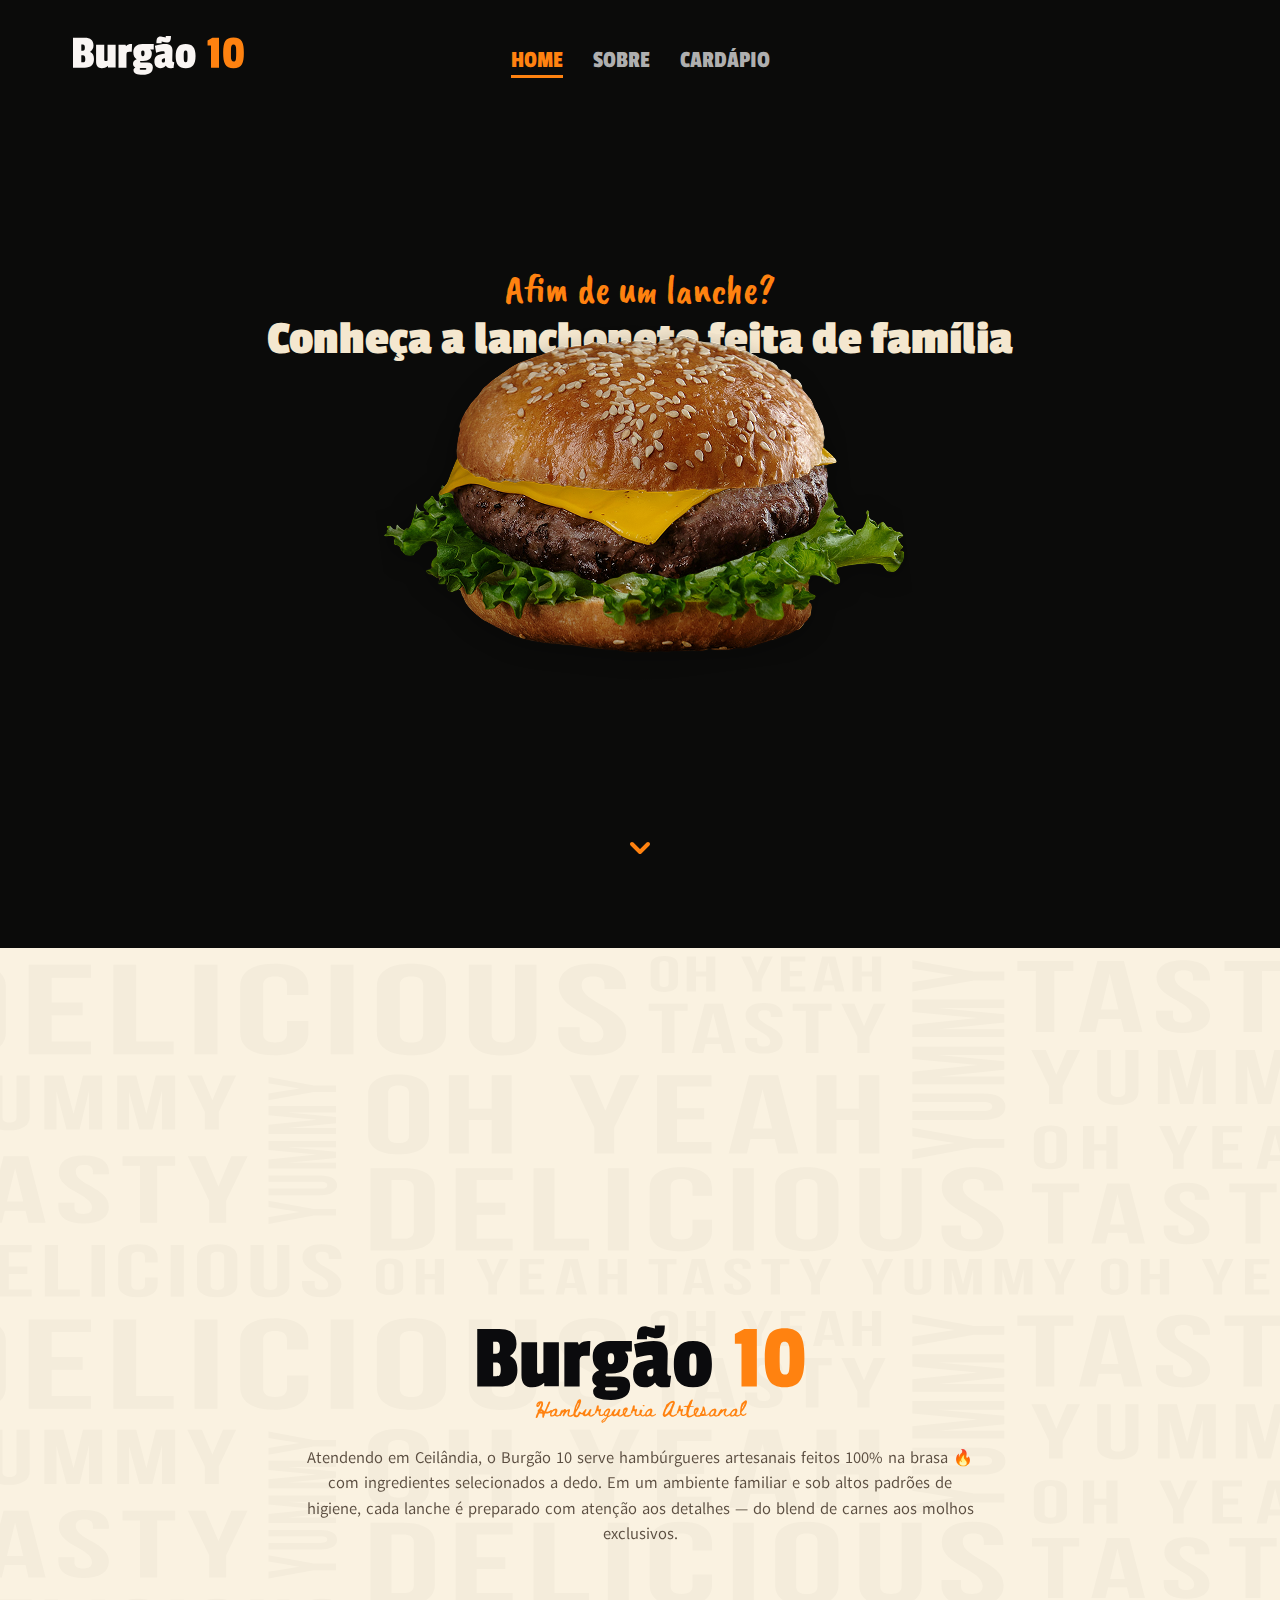
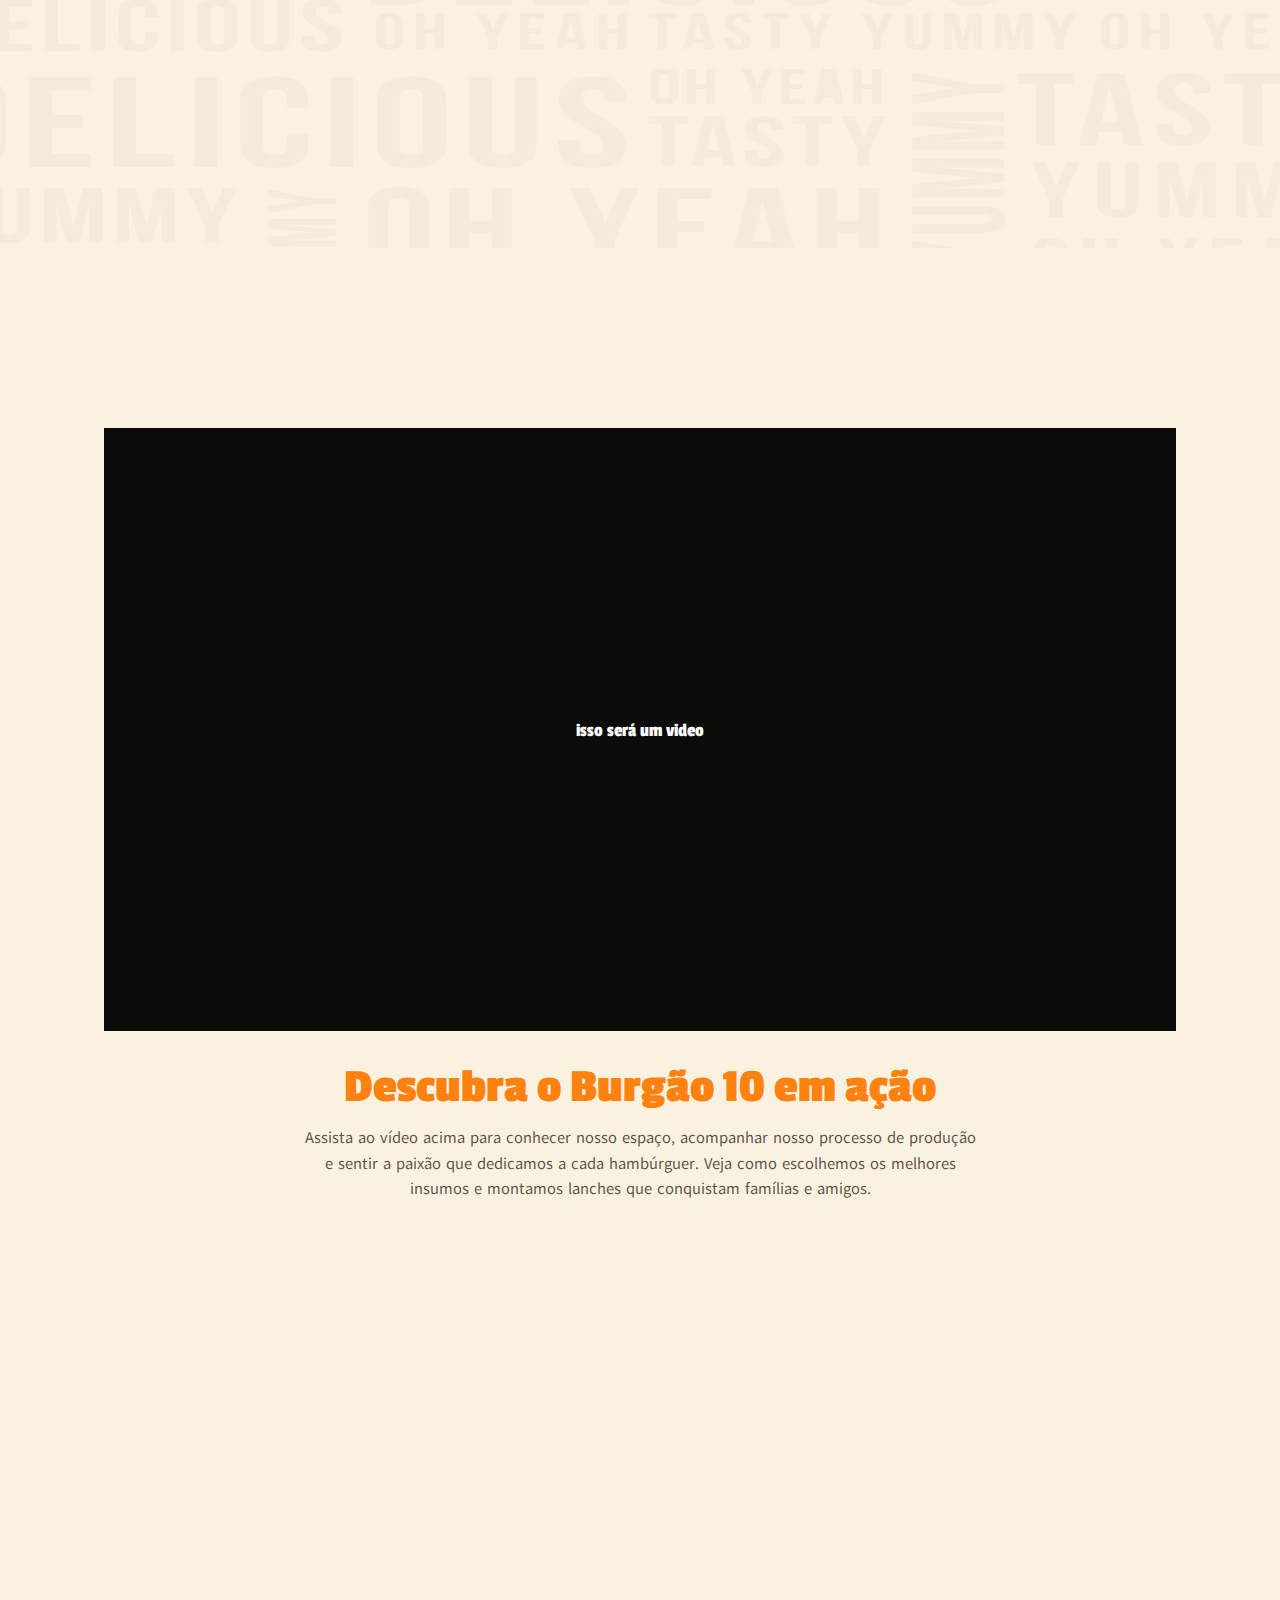
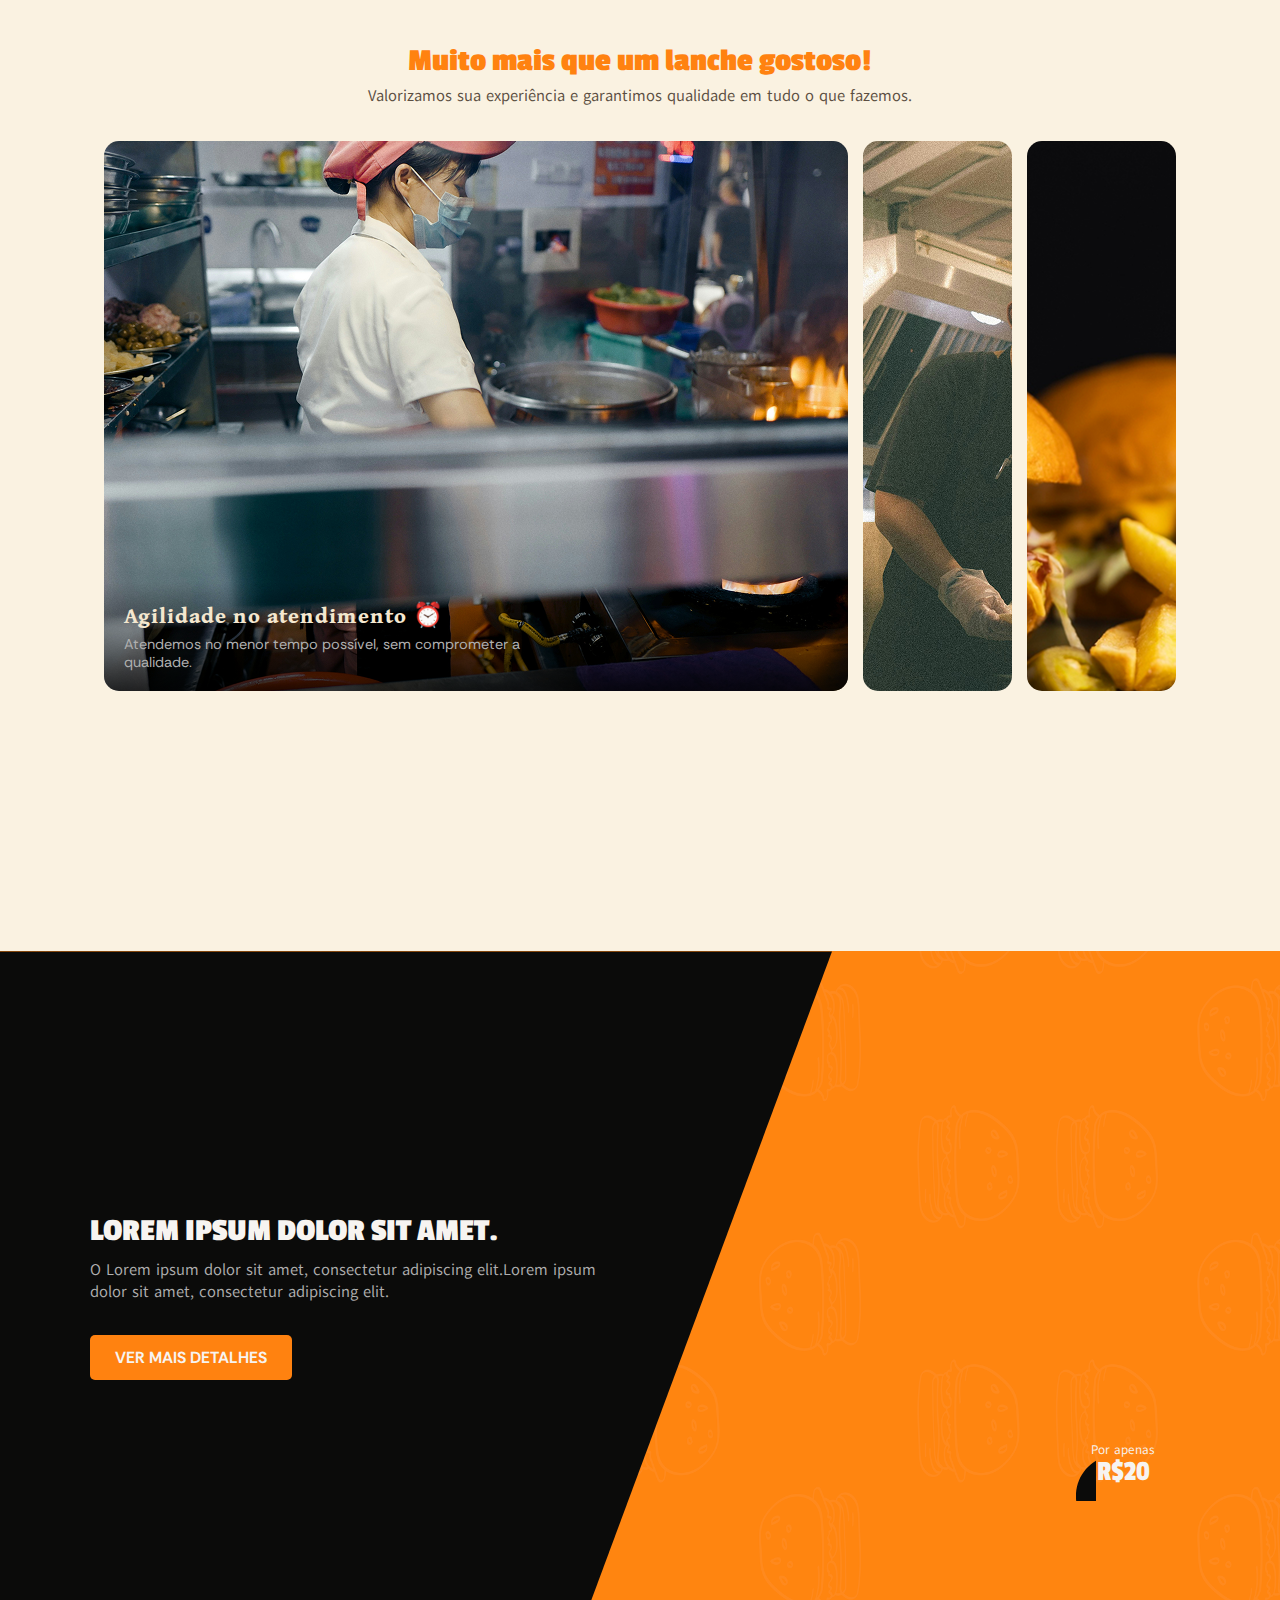
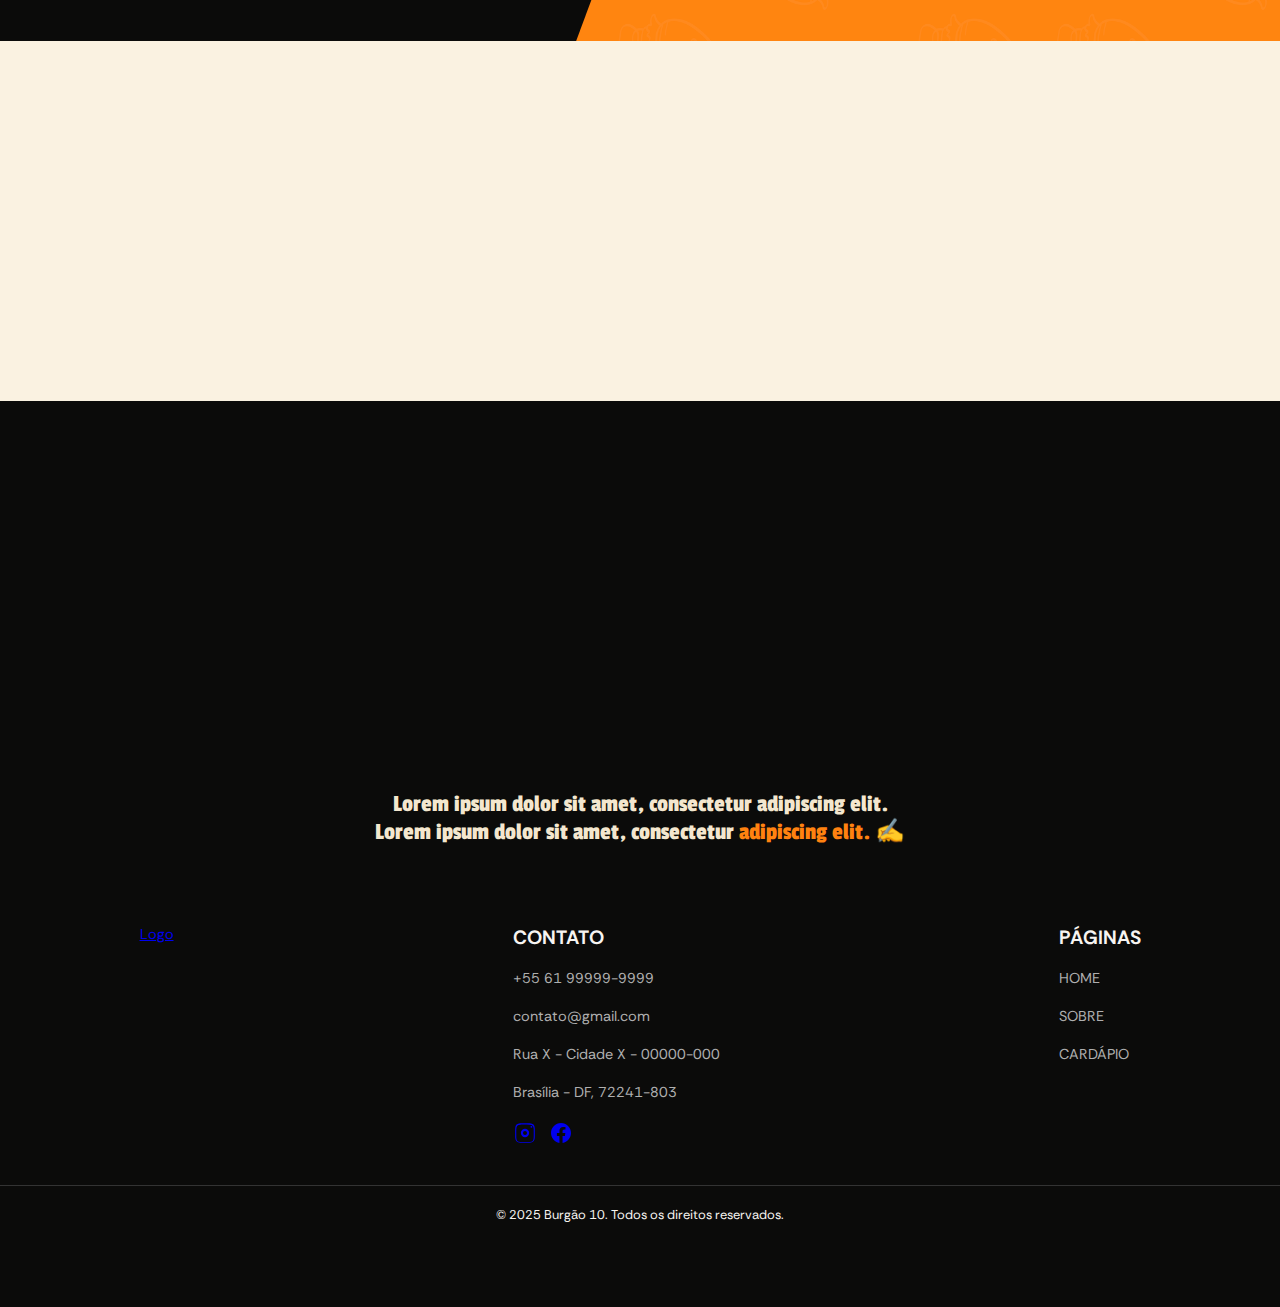
<file: index.html>
<!DOCTYPE html>
<html lang="pt-br">

<head>
  <meta charset="UTF-8">
  <meta name="viewport" content="width=device-width, initial-scale=1.0">
  <title>Burgão 10 - Home</title>
  <link rel="preconnect" href="https://fonts.googleapis.com">
  <link rel="preconnect" href="https://fonts.gstatic.com" crossorigin>
  <link href="https://fonts.googleapis.com/css2?family=Akatab:wght@400;700&family=Beth+Ellen&family=Caveat+Brush&family=Dai+Banna+SIL:wght@400;700&family=Passion+One:wght@400;700;900&family=Rethink+Sans:wght@400;500;700;800&display=swap" rel="stylesheet">
  <link rel="stylesheet" href="./css/style.css">
  <link rel="stylesheet" href="./css/home.css">

</head>

<body>

  <header class="main-header">
    <div class="logo">
      <a href="index.html"><img src="./assets/svgs/logo.svg" alt="Logo Burgão 10"></a>
    </div>
    <nav class="nav-links">
      <a href="index.html" class="active">HOME</a>
      <a href="sobre.html">SOBRE</a>
      <a href="cardapio.html">CARDÁPIO</a>
    </nav>
    <button class="hamburger-menu" id="hamburger-menu">
      <span class="hamburger-menu__bar"></span>
      <span class="hamburger-menu__bar"></span>
      <span class="hamburger-menu__bar"></span>
    </button>
  </header>

  <main class="hero-section">
    <div class="hero-content">
      <h2 class="hero-subtitle-top">Afim de um lanche?</h2>
      <h1 class="hero-title">Conheça a lanchonete feita de família para família</h1>
      <div class="image-placeholder">
        <img src="./assets/landing/hamburguer-landing/hamburguer/hamburguer.png" alt="">
      </div>
    </div>
    <a href="#about-section" class="scroll-indicator">
      <svg xmlns="http://www.w3.org/2000/svg" width="32" height="32" viewBox="0 0 24 24" fill="none" stroke="currentColor" stroke-width="3" stroke-linecap="round" stroke-linejoin="round" class="feather feather-chevron-down">
        <polyline points="6 9 12 15 18 9"></polyline>
      </svg>
    </a>
  </main>

  <section id="about-section" class="about-section">
    <div class="container">
      <div class="about-section-container">
        <img class="about-title-logo" src="./assets/svgs/logo-alt-black.svg"></img>
        <p class="about-title-small">Hamburgueria Artesanal</p>
        <p class="about-text">
          Atendendo em Ceilândia, o Burgão 10 serve hambúrgueres artesanais feitos 100% na brasa 🔥 com ingredientes selecionados a dedo. Em um ambiente familiar e sob altos padrões de higiene, cada lanche é preparado com atenção aos detalhes — do blend de carnes aos molhos exclusivos.
        </p>
      </div>
    </div>
  </section>

  <section class="video-section">
    <div class="container">
      <div class="video-placeholder">
        <span>isso será um video</span>
      </div>
      <h3 class="video-title">Descubra o Burgão 10 em ação</h3>
      <p class="video-text">
        Assista ao vídeo acima para conhecer nosso espaço, acompanhar nosso processo de produção e sentir a paixão que dedicamos a cada hambúrguer. Veja como escolhemos os melhores insumos e montamos lanches que conquistam famílias e amigos.
      </p>
    </div>
  </section>

  <section class="gallery-section">
    <div class="container">
      <h3 class="gallery-main-title">Muito mais que um lanche gostoso!</h3>
      <p class="gallery-main-subtitle">Valorizamos sua experiência e garantimos qualidade em tudo o que fazemos.</p>
      <div class="gallery-container" id="gallery-container">
        <div class="gallery-card active">
          <div class="gallery-card__bg-image"><img src="./assets/landing/carrossel/woman-cooking.png" alt=""></div>
          <div class="gallery-card__content">
            <h4 class="gallery-card__title">Agilidade no atendimento ⏰</h4>
            <p class="gallery-card__text">Atendemos no menor tempo possível, sem comprometer a qualidade.</p>
          </div>
        </div>
        <div class="gallery-card">
          <div class="gallery-card__bg-image"><img src="./assets/landing/carrossel/guy-cooking.png" alt=""></div>
          <div class="gallery-card__content">
            <h4 class="gallery-card__title">Ambiente limpo e higiênico 🧴</h4>
            <p class="gallery-card__text">Trabalhamos com responsabilidade, seguindo padrões rigorosos de higiene.</p>
          </div>
        </div>
        <div class="gallery-card">
          <div class="gallery-card__bg-image"><img src="./assets/landing/carrossel/hamburguers.png" alt=""></div>
          <div class="gallery-card__content">
            <h4 class="gallery-card__title">Ingredientes Selecionados 🥩</h4>
            <p class="gallery-card__text">Produtos escolhidos a dedos para garantir o melhor sabor.</p>
          </div>
        </div>
      </div>
    </div>
  </section>

  <section class="cta-section">
    <div class="cta-container">
      <div class="cta-text-content">
        <h3 class="cta-title">LOREM IPSUM DOLOR SIT AMET.</h3>
        <p class="cta-subtitle">O Lorem ipsum dolor sit amet, consectetur adipiscing elit.Lorem ipsum dolor sit amet, consectetur adipiscing elit.</p>
        <a href="#" class="cta-button">VER MAIS DETALHES</a>
      </div>
      <div class="cta-image-content">
        <div class="cta-price-badge">
          <p>Por apenas</p>
          <span>R$20</span>
        </div>
      </div>
    </div>
  </section>

  <section class="location-section">
    <div class="map-container">
      <iframe src="https://www.google.com/maps/embed?pb=!1m18!1m12!1m3!1d3838.996122650577!2d-47.93163618841449!3d-15.80343362483505!2m3!1f0!2f0!3f0!3m2!1i1024!2i768!4f13.1!3m3!1m2!1s0x935a3b2176426729%3A0x1944f1958666552a!2sCongresso%20Nacional!5e0!3m2!1spt-BR!2sbr!4v1686440150392!5m2!1spt-BR!2sbr" width="600" height="450" style="border:0;" allowfullscreen="" loading="lazy" referrerpolicy="no-referrer-when-downgrade">
      </iframe>
    </div>
    <div class="location-text-container">
      <p>Lorem ipsum dolor sit amet, consectetur adipiscing elit.</p>
      <p>Lorem ipsum dolor sit amet, consectetur <span>adipiscing elit. ✍️</span></p>
    </div>
  </section>

  <footer class="main-footer">
    <div class="footer-container">
      <div class="footer-column footer-logo">
        <a href="#">Logo</a>
      </div>
      <div class="footer-column footer-contact">
        <h4>CONTATO</h4>
        <p>+55 61 99999-9999</p>
        <p>contato@gmail.com</p>
        <p>Rua X - Cidade X - 00000-000</p>
        <p>Brasília - DF, 72241-803</p>
        <div class="footer-socials">
          <a href="#" aria-label="Instagram">
            <svg viewBox="0 0 24 24" fill="currentColor" width="24" height="24">
              <path d="M12 2.163c3.204 0 3.584.012 4.85.07 3.252.148 4.771 1.691 4.919 4.919.058 1.265.069 1.645.069 4.849 0 3.205-.012 3.584-.069 4.849-.149 3.225-1.664 4.771-4.919 4.919-1.266.058-1.644.07-4.85.07-3.204 0-3.584-.012-4.849-.07-3.26-.149-4.771-1.699-4.919-4.92-.058-1.265-.07-1.644-.07-4.849 0-3.204.013-3.583.07-4.849.149-3.227 1.664-4.771 4.919-4.919A48.426 48.426 0 0112 2.163zm0 1.441c-3.116 0-3.483.01-4.706.067-2.61.12-3.834 1.34-3.954 3.954-.057 1.222-.067 1.588-.067 4.706s.01 3.483.067 4.706c.12 2.61 1.344 3.834 3.954 3.954 1.222.057 1.588.067 4.706.067s3.483-.01 4.706-.067c2.61-.12 3.834-1.344 3.954-3.954.057-1.222.067-1.588.067-4.706s-.01-3.483-.067-4.706c-.12-2.61-1.344-3.834-3.954-3.954A46.947 46.947 0 0012 3.604zm0 4.238a4.158 4.158 0 100 8.316 4.158 4.158 0 000-8.316zM12 14a2 2 0 110-4 2 2 0 010 4zm6.406-7.18a.96.96 0 100-1.92.96.96 0 000 1.92z"></path>
            </svg>
          </a>
          <a href="#" aria-label="Facebook">
            <svg viewBox="0 0 24 24" fill="currentColor" width="24" height="24">
              <path d="M22 12c0-5.523-4.477-10-10-10S2 6.477 2 12c0 4.991 3.657 9.128 8.438 9.878V14.89h-2.54V12h2.54V9.797c0-2.506 1.492-3.89 3.777-3.89 1.094 0 2.238.195 2.238.195v2.46h-1.26c-1.243 0-1.63.771-1.63 1.562V12h2.773l-.443 2.89h-2.33v6.988C18.343 21.128 22 16.991 22 12z"></path>
            </svg>
          </a>
        </div>
      </div>
      <div class="footer-column footer-pages">
        <h4>PÁGINAS</h4>
        <a href="index.html">HOME</a>
        <a href="sobre.html">SOBRE</a>
        <a href="cardapio.html">CARDÁPIO</a>
      </div>
    </div>
    <div class="footer-bottom-bar">
      <p>&copy; 2025 Burgão 10. Todos os direitos reservados.</p>
    </div>
  </footer>

  <script src="script.js"></script>
</body>

</html>
</file>
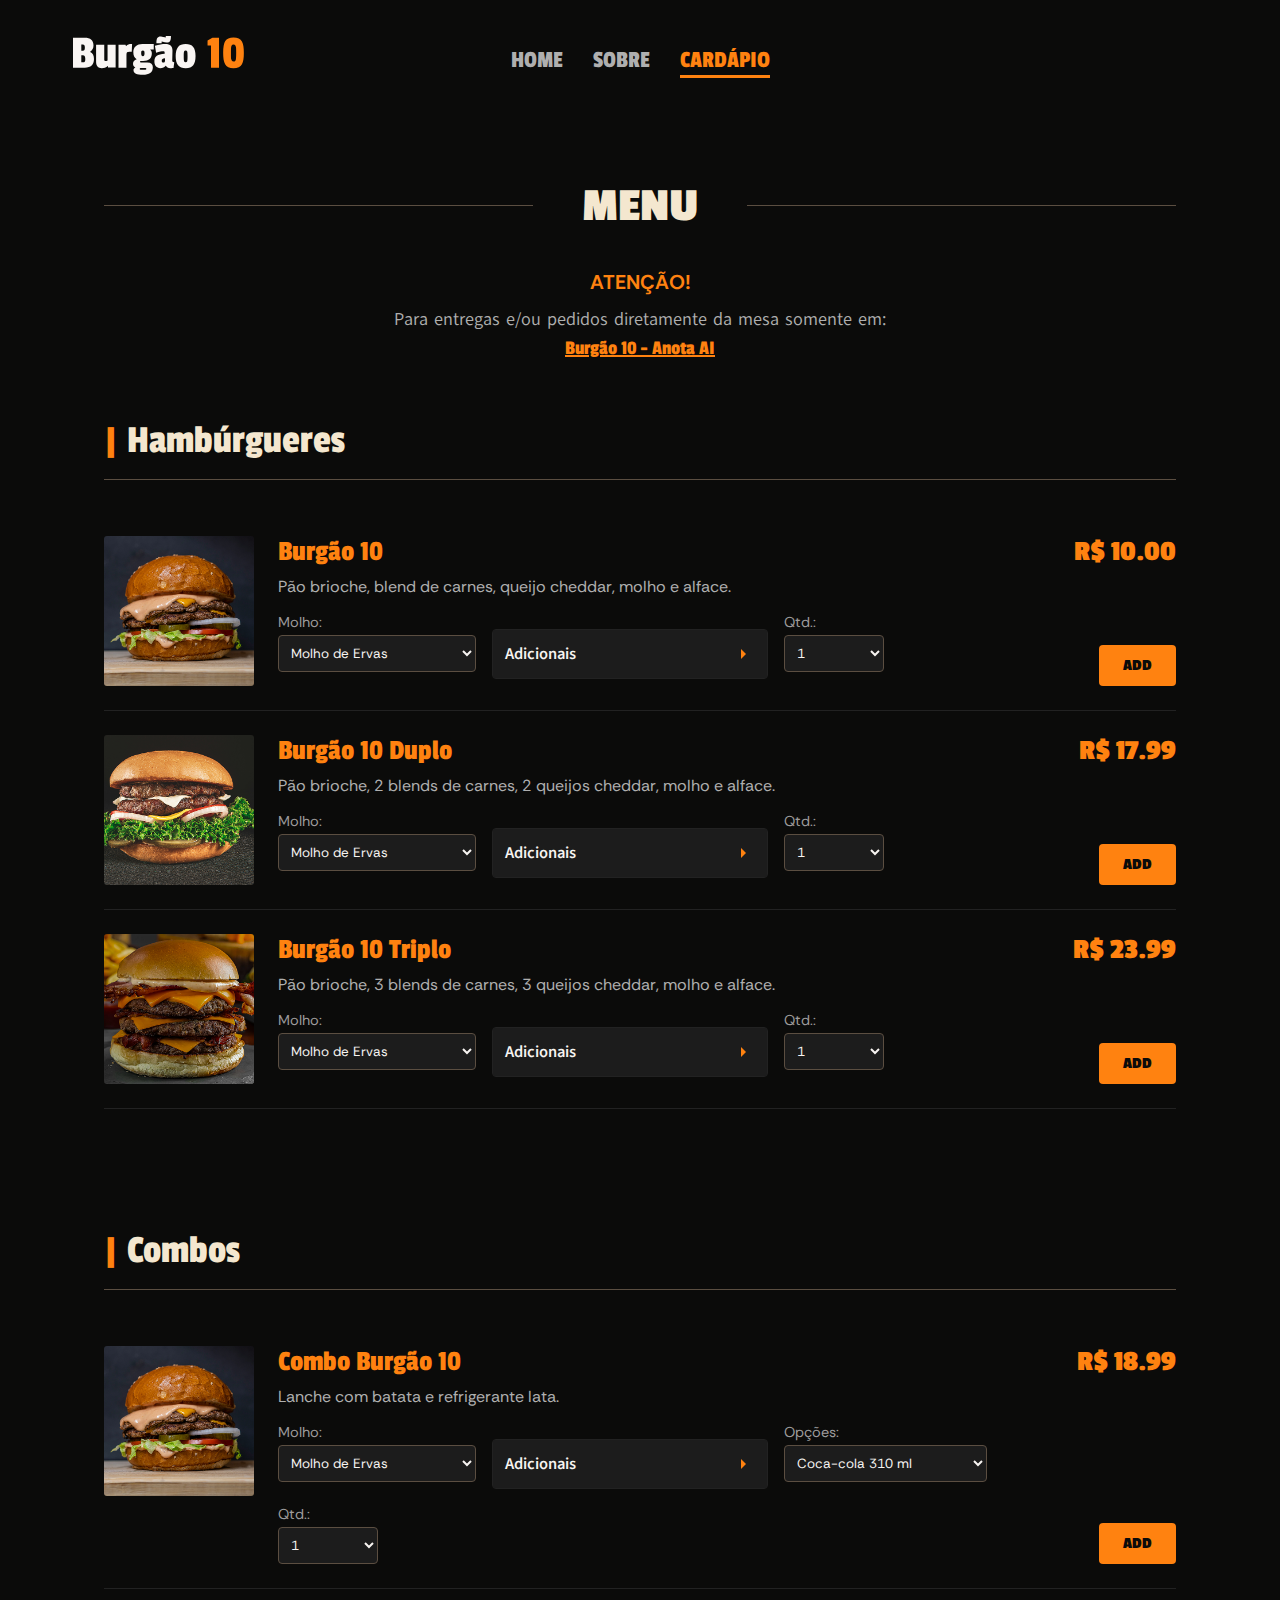
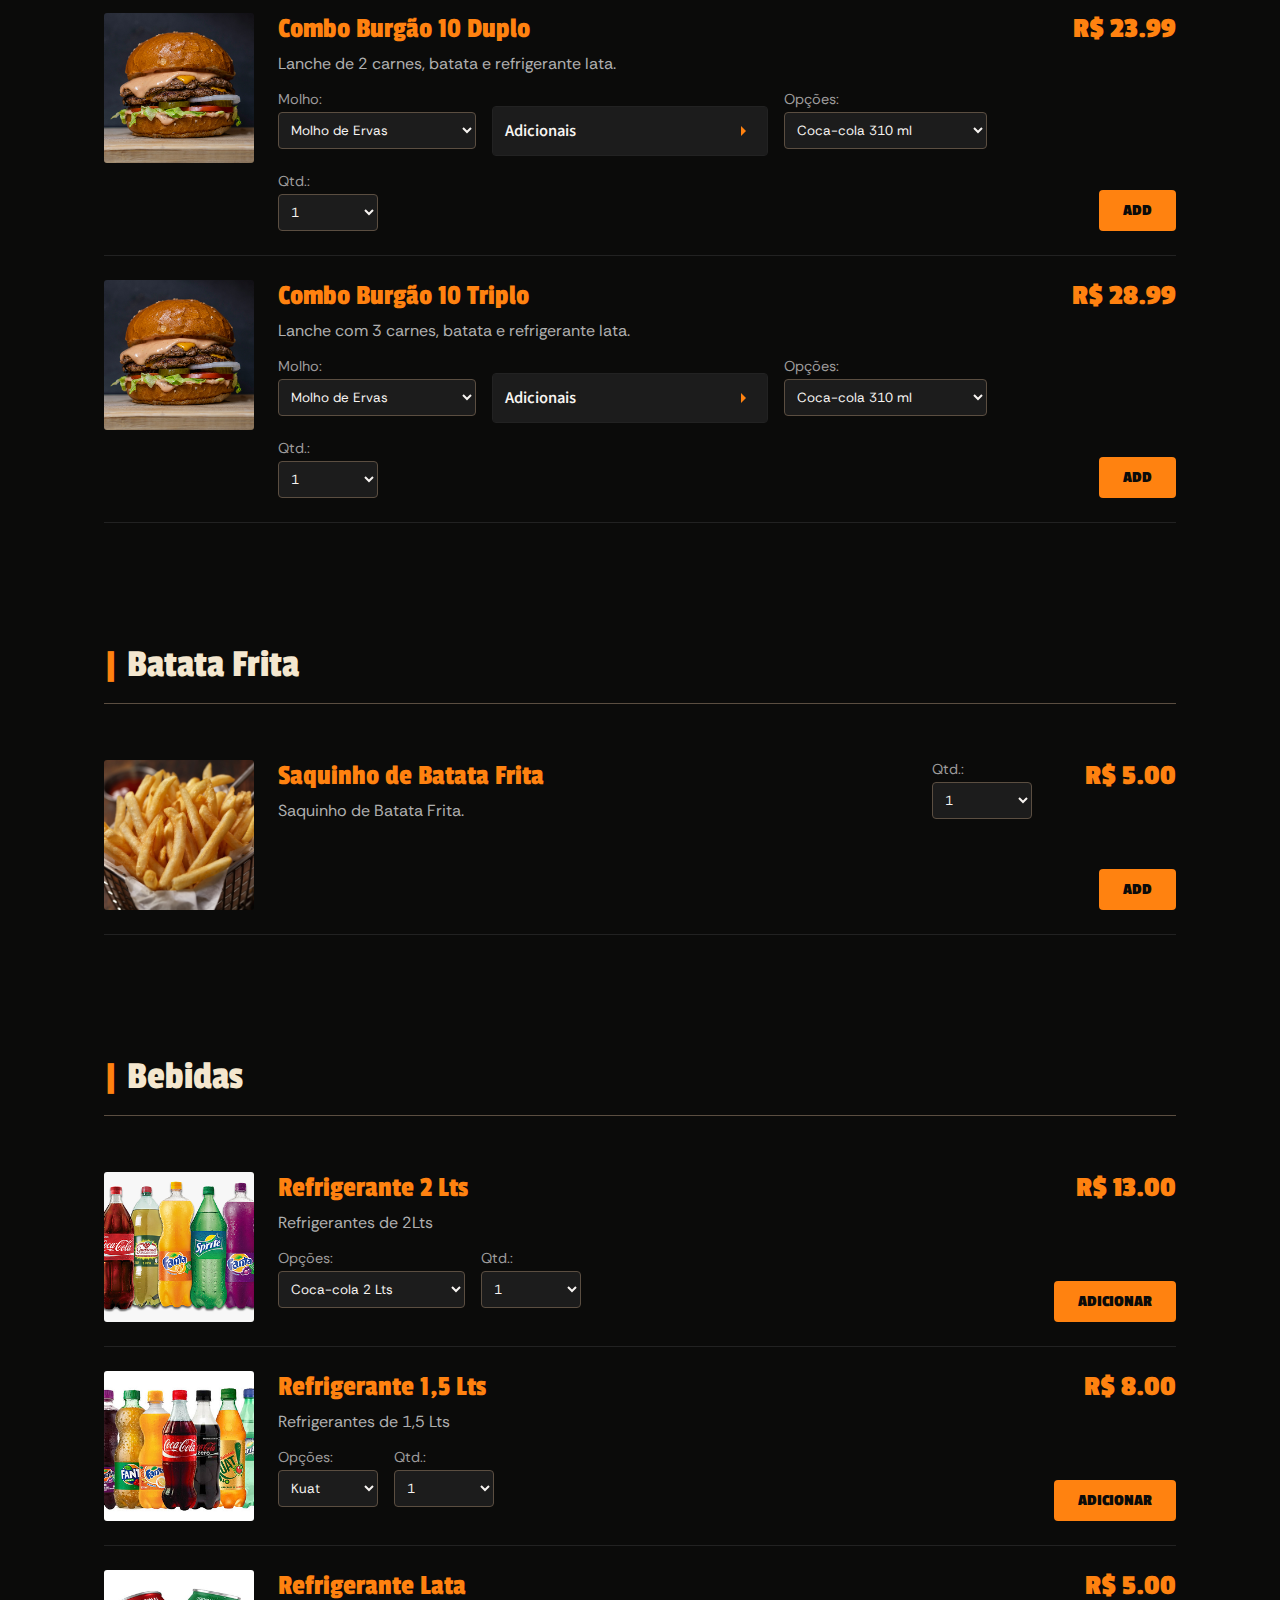
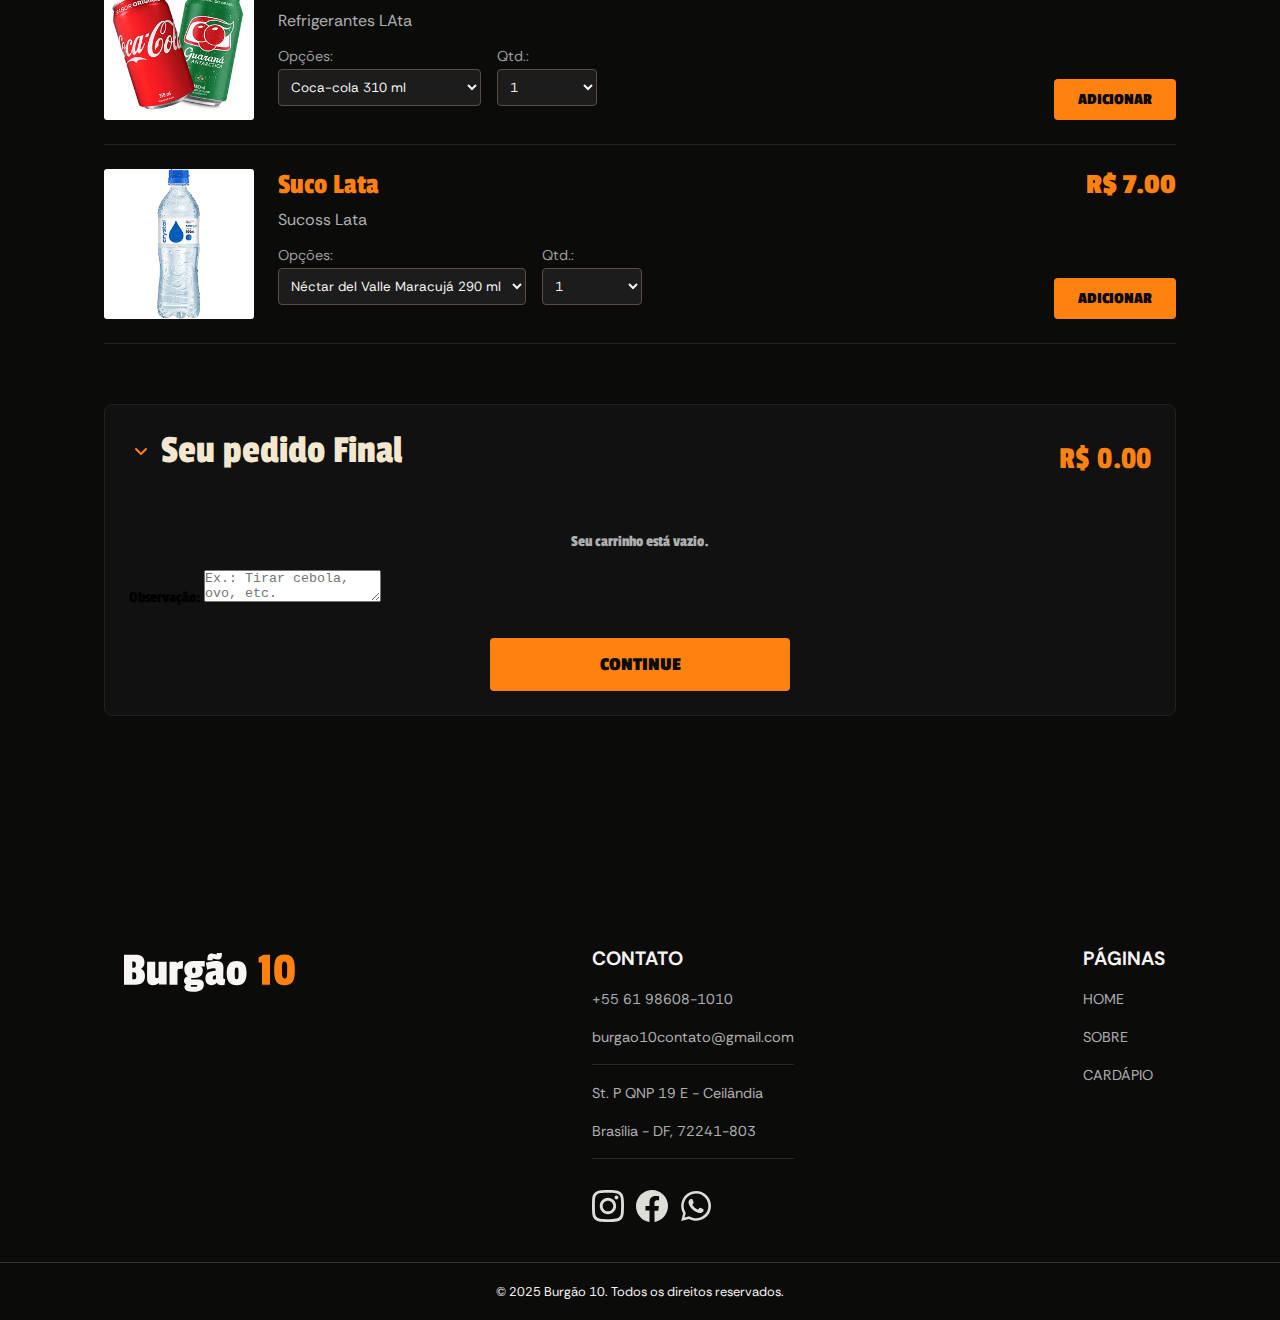
<file: cardapio.html>
<!DOCTYPE html>
<html lang="pt-BR">

<head>
  <meta charset="UTF-8">
  <meta name="viewport" content="width=device-width, initial-scale=1.0">
  <title>Cardápio - Your Restaurant</title>
  <link rel="stylesheet" href="./css/style.css">
  <link rel="stylesheet" href="./css/cardapio.css">
  <!-- Google Fonts from your CSS -->
  <link rel="preconnect" href="https://fonts.googleapis.com">
  <link rel="preconnect" href="https://fonts.gstatic.com" crossorigin>
  <link href="https://fonts.googleapis.com/css2?family=Akatab:wght@400;700&family=Beth+Ellen&family=Caveat+Brush&family=Dai+Banna+SIL:wght@400;700&family=Passion+One:wght@400;700;900&Londrina+Solid:wght@300;500;700&family=Rethink+Sans:wght@400;500;700;800&display=swap" rel="stylesheet">
</head>

<body>
  <header class="main-header">
    <div class="logo">
      <a href="home.html"><img src="./assets/svgs/logo.svg" alt="Logo Burgão 10"></a>
    </div>
    <nav class="nav-links">
      <a href="home.html">HOME</a>
      <a href="sobre.html">SOBRE</a>
      <a href="cardapio.html" class="active">CARDÁPIO</a>
    </nav>
    <button class="hamburger-menu" id="hamburger-menu">
      <span class="hamburger-menu__bar"></span>
      <span class="hamburger-menu__bar"></span>
      <span class="hamburger-menu__bar"></span>
    </button>
  </header>

  <main class="container">
    <!-- ===== PAGE TITLE ===== -->
    <div class="page-title-container">
      <h1 class="page-title">MENU</h1>
      <p class="page-subtitle-waring">ATENÇÃO!</p>
      <p class="page-subtitle">Para entregas e/ou pedidos diretamente da mesa somente em:</p>
      <p class="anota-ai-link"><a href="https://pedido.anota.ai/loja/burgao-10?f=msa">Burgão 10 - Anota AI</a></p>
    </div>

    <!-- ===== BURGERS SECTION ===== -->
    <section id="burgers">
      <h2 class="section-title"><span>|</span>Hambúrgueres</h2>
      <article class="menu-item" data-id="b1" data-name="Burgão 10" data-price="10.00">
        <img src="./assets/menu/hamburguer-1.png" alt="Burgão 10" class="item-image">
        <div class="item-details">
          <h3 class="item-name">Burgão 10</h3>
          <p class="item-description">Pão brioche, blend de carnes, queijo cheddar, molho e alface.</p>
          <div class="item-options">
            <div class="option-group">
              <label for="sauce-b1">Molho:</label>
              <select id="sauce-b1" class="item-sauce">
                <option value="Molho de Ervas">Molho de Ervas</option>
                <option value="Molho de Alho">Molho de Alho</option>
                <option value="Molho de Bacon">Molho de Bacon</option>
                <option value="Molho de Mostarda e Mel">Molho de Mostarda e Mel</option>
                <option value="Molho de Barbecue">Molho de Barbecue</option>
                <option value="Sem Molho">Sem Molho</option>

              </select>
            </div>
            <div class="option-group">
              <!-- ===== CORRECTED EXTRA OPTIONS (Collapsible) ===== -->
              <div class="extra-options-container collapsed"> <!-- Start as collapsed -->
                <div class="extra-options-header">
                  <h4>Adicionais</h4>
                  <svg width="24" height="24" viewBox="0 0 24 24">
                    <path d="M7 10L12 15L17 10" fill="var(--primary-color)" />
                  </svg>
                </div>
                <div class="extra-options-content">
                  <ul class="extra-options-list">
                    <!-- Extra Option 1 -->
                    <li class="extra-option-item" data-name="Molho de Ervas" data-price="1.00">
                      <div class="extra-details">
                        <p class="extra-name">Adicione Molho de Ervas</p>
                        <p class="extra-price">R$ 1,00</p>
                      </div>
                      <div class="quantity-control">
                        <button class="btn-extra-minus" disabled>-</button>
                        <span class="extra-quantity">0</span>
                        <button class="btn-extra-plus">+</button>
                      </div>
                    </li>
                    <!-- Extra Option 2 -->
                    <li class="extra-option-item" data-name="Molho de Alho" data-price="1.00">
                      <div class="extra-details">
                        <p class="extra-name">Adicione Molho de Alho</p>
                        <p class="extra-price">R$ 1,00</p>
                      </div>
                      <div class="quantity-control">
                        <button class="btn-extra-minus" disabled>-</button>
                        <span class="extra-quantity">0</span>
                        <button class="btn-extra-plus">+</button>
                      </div>
                    </li>
                    <!-- Extra Option 3 -->
                    <li class="extra-option-item" data-name="Molho de Bacon" data-price="1.00">
                      <div class="extra-details">
                        <p class="extra-name">Adicione Molho de Bacon</p>
                        <p class="extra-price">R$ 1,00</p>
                      </div>
                      <div class="quantity-control">
                        <button class="btn-extra-minus" disabled>-</button>
                        <span class="extra-quantity">0</span>
                        <button class="btn-extra-plus">+</button>
                      </div>
                    </li>
                    <!-- Extra Option 4 -->
                    <li class="extra-option-item" data-name="Molho de Mostarda e Mel" data-price="1.00">
                      <div class="extra-details">
                        <p class="extra-name">Adicione Molho de Mostarda e Mel</p>
                        <p class="extra-price">R$ 1,00</p>
                      </div>
                      <div class="quantity-control">
                        <button class="btn-extra-minus" disabled>-</button>
                        <span class="extra-quantity">0</span>
                        <button class="btn-extra-plus">+</button>
                      </div>
                    </li>
                    <!-- Extra Option 5 -->
                    <li class="extra-option-item" data-name="Molho de Barbecue" data-price="1.00">
                      <div class="extra-details">
                        <p class="extra-name">Adicione Molho de Barbecue</p>
                        <p class="extra-price">R$ 1,00</p>
                      </div>
                      <div class="quantity-control">
                        <button class="btn-extra-minus" disabled>-</button>
                        <span class="extra-quantity">0</span>
                        <button class="btn-extra-plus">+</button>
                      </div>
                    </li>
                    <!-- Extra Option 6 -->
                    <li class="extra-option-item" data-name="Bacon" data-price="3.00">
                      <div class="extra-details">
                        <p class="extra-name">Adicione Bacon</p>
                        <p class="extra-price">R$ 3,00</p>
                      </div>
                      <div class="quantity-control">
                        <button class="btn-extra-minus" disabled>-</button>
                        <span class="extra-quantity">0</span>
                        <button class="btn-extra-plus">+</button>
                      </div>
                    </li>
                  </ul>
                </div>
              </div>
            </div>
            <div class="option-group">
              <label for="qty-b1">Qtd.:</label>
              <select id="qty-b1" class="item-qty">
                <option value="1">1</option>
                <option value="2">2</option>
                <option value="3">3</option>
                <option value="5">5</option>
                <option value="6">6</option>
                <option value="7">7</option>
                <option value="8">8</option>
                <option value="9">9</option>
                <option value="10">10</option>
              </select>
            </div>
          </div>
        </div>
        <div class="item-action">
          <p class="item-price">R$ 10.00</p>
          <button class="btn-add">ADD</button>
        </div>
      </article>

      <article class="menu-item" data-id="b2" data-name="Burgão 10 Duplo" data-price="17.99">
        <img src="./assets/menu/hamburguer-2.png" alt="Burgão 10 Duplo" class="item-image">
        <div class="item-details">
          <h3 class="item-name">Burgão 10 Duplo</h3>
          <p class="item-description">Pão brioche, 2 blends de carnes, 2 queijos cheddar, molho e alface.</p>
          <div class="item-options">
            <div class="option-group">
              <label for="sauce-b1">Molho:</label>
              <select id="sauce-b1" class="item-sauce">
                <option value="Molho de Ervas">Molho de Ervas</option>
                <option value="Molho de Alho">Molho de Alho</option>
                <option value="Molho de Bacon">Molho de Bacon</option>
                <option value="Molho de Mostarda e Mel">Molho de Mostarda e Mel</option>
                <option value="Molho de Barbecue">Molho de Barbecue</option>
                <option value="Sem Molho">Sem Molho</option>
              </select>
            </div>
            <div class="option-group">
              <!-- ===== CORRECTED EXTRA OPTIONS (Collapsible) ===== -->
              <div class="extra-options-container collapsed"> <!-- Start as collapsed -->
                <div class="extra-options-header">
                  <h4>Adicionais</h4>
                  <svg width="24" height="24" viewBox="0 0 24 24">
                    <path d="M7 10L12 15L17 10" fill="var(--primary-color)" />
                  </svg>
                </div>
                <div class="extra-options-content">
                  <ul class="extra-options-list">
                    <!-- Extra Option 1 -->
                    <li class="extra-option-item" data-name="Molho de Ervas" data-price="1.00">
                      <div class="extra-details">
                        <p class="extra-name">Adicione Molho de Ervas</p>
                        <p class="extra-price">R$ 1,00</p>
                      </div>
                      <div class="quantity-control">
                        <button class="btn-extra-minus" disabled>-</button>
                        <span class="extra-quantity">0</span>
                        <button class="btn-extra-plus">+</button>
                      </div>
                    </li>
                    <!-- Extra Option 2 -->
                    <li class="extra-option-item" data-name="Molho de Alho" data-price="1.00">
                      <div class="extra-details">
                        <p class="extra-name">Adicione Molho de Alho</p>
                        <p class="extra-price">R$ 1,00</p>
                      </div>
                      <div class="quantity-control">
                        <button class="btn-extra-minus" disabled>-</button>
                        <span class="extra-quantity">0</span>
                        <button class="btn-extra-plus">+</button>
                      </div>
                    </li>
                    <!-- Extra Option 3 -->
                    <li class="extra-option-item" data-name="Molho de Bacon" data-price="1.00">
                      <div class="extra-details">
                        <p class="extra-name">Adicione Molho de Bacon</p>
                        <p class="extra-price">R$ 1,00</p>
                      </div>
                      <div class="quantity-control">
                        <button class="btn-extra-minus" disabled>-</button>
                        <span class="extra-quantity">0</span>
                        <button class="btn-extra-plus">+</button>
                      </div>
                    </li>
                    <!-- Extra Option 4 -->
                    <li class="extra-option-item" data-name="Molho de Mostarda e Mel" data-price="1.00">
                      <div class="extra-details">
                        <p class="extra-name">Adicione Molho de Mostarda e Mel</p>
                        <p class="extra-price">R$ 1,00</p>
                      </div>
                      <div class="quantity-control">
                        <button class="btn-extra-minus" disabled>-</button>
                        <span class="extra-quantity">0</span>
                        <button class="btn-extra-plus">+</button>
                      </div>
                    </li>
                    <!-- Extra Option 5 -->
                    <li class="extra-option-item" data-name="Molho de Barbecue" data-price="1.00">
                      <div class="extra-details">
                        <p class="extra-name">Adicione Molho de Barbecue</p>
                        <p class="extra-price">R$ 1,00</p>
                      </div>
                      <div class="quantity-control">
                        <button class="btn-extra-minus" disabled>-</button>
                        <span class="extra-quantity">0</span>
                        <button class="btn-extra-plus">+</button>
                      </div>
                    </li>
                    <!-- Extra Option 6 -->
                    <li class="extra-option-item" data-name="Bacon" data-price="3.00">
                      <div class="extra-details">
                        <p class="extra-name">Adicione Bacon</p>
                        <p class="extra-price">R$ 3,00</p>
                      </div>
                      <div class="quantity-control">
                        <button class="btn-extra-minus" disabled>-</button>
                        <span class="extra-quantity">0</span>
                        <button class="btn-extra-plus">+</button>
                      </div>
                    </li>
                  </ul>
                </div>
              </div>
            </div>
            <div class="option-group">
              <label for="qty-b1">Qtd.:</label>
              <select id="qty-b1" class="item-qty">
                <option value="1">1</option>
                <option value="2">2</option>
                <option value="3">3</option>
                <option value="5">5</option>
                <option value="6">6</option>
                <option value="7">7</option>
                <option value="8">8</option>
                <option value="9">9</option>
                <option value="10">10</option>
              </select>
            </div>
          </div>
        </div>
        <div class="item-action">
          <p class="item-price">R$ 17.99</p>
          <button class="btn-add">ADD</button>
        </div>
      </article>

      <article class="menu-item" data-id="b3" data-name="Burgão 10 Triplo" data-price="23.99">
        <img src="./assets/menu/hamburguer-3.png" alt="Burgão 10 Triplo" class="item-image">
        <div class="item-details">
          <h3 class="item-name">Burgão 10 Triplo</h3>
          <p class="item-description">Pão brioche, 3 blends de carnes, 3 queijos cheddar, molho e alface.</p>
          <div class="item-options">
            <div class="option-group">
              <label for="sauce-b1">Molho:</label>
              <select id="sauce-b1" class="item-sauce">
                <option value="Molho de Ervas">Molho de Ervas</option>
                <option value="Molho de Alho">Molho de Alho</option>
                <option value="Molho de Bacon">Molho de Bacon</option>
                <option value="Molho de Mostarda e Mel">Molho de Mostarda e Mel</option>
                <option value="Molho de Barbecue">Molho de Barbecue</option>
                <option value="Sem Molho">Sem Molho</option>
              </select>
            </div>
            <div class="option-group">
              <!-- ===== CORRECTED EXTRA OPTIONS (Collapsible) ===== -->
              <div class="extra-options-container collapsed"> <!-- Start as collapsed -->
                <div class="extra-options-header">
                  <h4>Adicionais</h4>
                  <svg width="24" height="24" viewBox="0 0 24 24">
                    <path d="M7 10L12 15L17 10" fill="var(--primary-color)" />
                  </svg>
                </div>
                <div class="extra-options-content">
                  <ul class="extra-options-list">
                    <!-- Extra Option 1 -->
                    <li class="extra-option-item" data-name="Molho de Ervas" data-price="1.00">
                      <div class="extra-details">
                        <p class="extra-name">Adicione Molho de Ervas</p>
                        <p class="extra-price">R$ 1,00</p>
                      </div>
                      <div class="quantity-control">
                        <button class="btn-extra-minus" disabled>-</button>
                        <span class="extra-quantity">0</span>
                        <button class="btn-extra-plus">+</button>
                      </div>
                    </li>
                    <!-- Extra Option 2 -->
                    <li class="extra-option-item" data-name="Molho de Alho" data-price="1.00">
                      <div class="extra-details">
                        <p class="extra-name">Adicione Molho de Alho</p>
                        <p class="extra-price">R$ 1,00</p>
                      </div>
                      <div class="quantity-control">
                        <button class="btn-extra-minus" disabled>-</button>
                        <span class="extra-quantity">0</span>
                        <button class="btn-extra-plus">+</button>
                      </div>
                    </li>
                    <!-- Extra Option 3 -->
                    <li class="extra-option-item" data-name="Molho de Bacon" data-price="1.00">
                      <div class="extra-details">
                        <p class="extra-name">Adicione Molho de Bacon</p>
                        <p class="extra-price">R$ 1,00</p>
                      </div>
                      <div class="quantity-control">
                        <button class="btn-extra-minus" disabled>-</button>
                        <span class="extra-quantity">0</span>
                        <button class="btn-extra-plus">+</button>
                      </div>
                    </li>
                    <!-- Extra Option 4 -->
                    <li class="extra-option-item" data-name="Molho de Mostarda e Mel" data-price="1.00">
                      <div class="extra-details">
                        <p class="extra-name">Adicione Molho de Mostarda e Mel</p>
                        <p class="extra-price">R$ 1,00</p>
                      </div>
                      <div class="quantity-control">
                        <button class="btn-extra-minus" disabled>-</button>
                        <span class="extra-quantity">0</span>
                        <button class="btn-extra-plus">+</button>
                      </div>
                    </li>
                    <!-- Extra Option 5 -->
                    <li class="extra-option-item" data-name="Molho de Barbecue" data-price="1.00">
                      <div class="extra-details">
                        <p class="extra-name">Adicione Molho de Barbecue</p>
                        <p class="extra-price">R$ 1,00</p>
                      </div>
                      <div class="quantity-control">
                        <button class="btn-extra-minus" disabled>-</button>
                        <span class="extra-quantity">0</span>
                        <button class="btn-extra-plus">+</button>
                      </div>
                    </li>
                    <!-- Extra Option 6 -->
                    <li class="extra-option-item" data-name="Bacon" data-price="3.00">
                      <div class="extra-details">
                        <p class="extra-name">Adicione Bacon</p>
                        <p class="extra-price">R$ 3,00</p>
                      </div>
                      <div class="quantity-control">
                        <button class="btn-extra-minus" disabled>-</button>
                        <span class="extra-quantity">0</span>
                        <button class="btn-extra-plus">+</button>
                      </div>
                    </li>
                  </ul>
                </div>
              </div>
            </div>
            <div class="option-group">
              <label for="qty-b1">Qtd.:</label>
              <select id="qty-b1" class="item-qty">
                <option value="1">1</option>
                <option value="2">2</option>
                <option value="3">3</option>
                <option value="5">5</option>
                <option value="6">6</option>
                <option value="7">7</option>
                <option value="8">8</option>
                <option value="9">9</option>
                <option value="10">10</option>
              </select>
            </div>
          </div>
        </div>
        <div class="item-action">
          <p class="item-price">R$ 23.99</p>
          <button class="btn-add">ADD</button>
        </div>
      </article>
    </section>

    <!-- ===== COMBO BURGERS SECTION ===== -->
    <section id="combo-burgers">
      <h2 class="section-title"><span>|</span>Combos</h2>
      <article class="menu-item" data-id="cb1" data-name="Combo Burgão 10" data-price="18.99">
        <img src="./assets/menu/hamburguer-1.png" alt="Burgão 10" class="item-image">
        <div class="item-details">
          <h3 class="item-name">Combo Burgão 10</h3>
          <p class="item-description">Lanche com batata e refrigerante lata.</p>
          <div class="item-options">
            <div class="option-group">
              <label for="sauce-b1">Molho:</label>
              <select id="sauce-b1" class="item-sauce">
                <option value="Molho de Ervas">Molho de Ervas</option>
                <option value="Molho de Alho">Molho de Alho</option>
                <option value="Molho de Bacon">Molho de Bacon</option>
                <option value="Molho de Mostarda e Mel">Molho de Mostarda e Mel</option>
                <option value="Molho de Barbecue">Molho de Barbecue</option>
                <option value="Sem Molho">Sem Molho</option>
              </select>
            </div>
            <div class="option-group">
              <!-- ===== CORRECTED EXTRA OPTIONS (Collapsible) ===== -->
              <div class="extra-options-container collapsed"> <!-- Start as collapsed -->
                <div class="extra-options-header">
                  <h4>Adicionais</h4>
                  <svg width="24" height="24" viewBox="0 0 24 24">
                    <path d="M7 10L12 15L17 10" fill="var(--primary-color)" />
                  </svg>
                </div>
                <div class="extra-options-content">
                  <ul class="extra-options-list">
                    <!-- Extra Option 1 -->
                    <li class="extra-option-item" data-name="Molho de Ervas" data-price="1.00">
                      <div class="extra-details">
                        <p class="extra-name">Adicione Molho de Ervas</p>
                        <p class="extra-price">R$ 1,00</p>
                      </div>
                      <div class="quantity-control">
                        <button class="btn-extra-minus" disabled>-</button>
                        <span class="extra-quantity">0</span>
                        <button class="btn-extra-plus">+</button>
                      </div>
                    </li>
                    <!-- Extra Option 2 -->
                    <li class="extra-option-item" data-name="Molho de Alho" data-price="1.00">
                      <div class="extra-details">
                        <p class="extra-name">Adicione Molho de Alho</p>
                        <p class="extra-price">R$ 1,00</p>
                      </div>
                      <div class="quantity-control">
                        <button class="btn-extra-minus" disabled>-</button>
                        <span class="extra-quantity">0</span>
                        <button class="btn-extra-plus">+</button>
                      </div>
                    </li>
                    <!-- Extra Option 3 -->
                    <li class="extra-option-item" data-name="Molho de Bacon" data-price="1.00">
                      <div class="extra-details">
                        <p class="extra-name">Adicione Molho de Bacon</p>
                        <p class="extra-price">R$ 1,00</p>
                      </div>
                      <div class="quantity-control">
                        <button class="btn-extra-minus" disabled>-</button>
                        <span class="extra-quantity">0</span>
                        <button class="btn-extra-plus">+</button>
                      </div>
                    </li>
                    <!-- Extra Option 4 -->
                    <li class="extra-option-item" data-name="Molho de Mostarda e Mel" data-price="1.00">
                      <div class="extra-details">
                        <p class="extra-name">Adicione Molho de Mostarda e Mel</p>
                        <p class="extra-price">R$ 1,00</p>
                      </div>
                      <div class="quantity-control">
                        <button class="btn-extra-minus" disabled>-</button>
                        <span class="extra-quantity">0</span>
                        <button class="btn-extra-plus">+</button>
                      </div>
                    </li>
                    <!-- Extra Option 5 -->
                    <li class="extra-option-item" data-name="Molho de Barbecue" data-price="1.00">
                      <div class="extra-details">
                        <p class="extra-name">Adicione Molho de Barbecue</p>
                        <p class="extra-price">R$ 1,00</p>
                      </div>
                      <div class="quantity-control">
                        <button class="btn-extra-minus" disabled>-</button>
                        <span class="extra-quantity">0</span>
                        <button class="btn-extra-plus">+</button>
                      </div>
                    </li>
                    <!-- Extra Option 6 -->
                    <li class="extra-option-item" data-name="Bacon" data-price="3.00">
                      <div class="extra-details">
                        <p class="extra-name">Adicione Bacon</p>
                        <p class="extra-price">R$ 3,00</p>
                      </div>
                      <div class="quantity-control">
                        <button class="btn-extra-minus" disabled>-</button>
                        <span class="extra-quantity">0</span>
                        <button class="btn-extra-plus">+</button>
                      </div>
                    </li>
                  </ul>
                </div>
              </div>
            </div>
            <div class="option-group">
              <label for="type-d1">Opções:</label>
              <select id="type-d1" class="item-type">
                <option value="Coca-Cola">Coca-cola 310 ml</option>
                <option value="Coca-cola Zero">Coca-cola Zero 310 ml</option>
                <option value="Guaraná Antartica">Guaraná Antartica 350 ml</option>
              </select>
            </div>
            <div class="option-group">
              <label for="qty-b1">Qtd.:</label>
              <select id="qty-b1" class="item-qty">
                <option value="1">1</option>
                <option value="2">2</option>
                <option value="3">3</option>
                <option value="5">5</option>
                <option value="6">6</option>
                <option value="7">7</option>
                <option value="8">8</option>
                <option value="9">9</option>
                <option value="10">10</option>
              </select>
            </div>
          </div>
        </div>
        <div class="item-action">
          <p class="item-price">R$ 18.99</p>
          <button class="btn-add">ADD</button>
        </div>
      </article>

      <article class="menu-item" data-id="cb2" data-name="Combo Burgão 10 Duplo" data-price="23.99">
        <img src="./assets/menu/hamburguer-1.png" alt="Combo Burgão 10 Duplo" class="item-image">
        <div class="item-details">
          <h3 class="item-name">Combo Burgão 10 Duplo</h3>
          <p class="item-description">Lanche de 2 carnes, batata e refrigerante lata.</p>
          <div class="item-options">
            <div class="option-group">
              <label for="sauce-b1">Molho:</label>
              <select id="sauce-b1" class="item-sauce">
                <option value="Molho de Ervas">Molho de Ervas</option>
                <option value="Molho de Alho">Molho de Alho</option>
                <option value="Molho de Bacon">Molho de Bacon</option>
                <option value="Molho de Mostarda e Mel">Molho de Mostarda e Mel</option>
                <option value="Molho de Barbecue">Molho de Barbecue</option>
                <option value="Sem Molho">Sem Molho</option>
              </select>
            </div>
            <div class="option-group">
              <!-- ===== CORRECTED EXTRA OPTIONS (Collapsible) ===== -->
              <div class="extra-options-container collapsed"> <!-- Start as collapsed -->
                <div class="extra-options-header">
                  <h4>Adicionais</h4>
                  <svg width="24" height="24" viewBox="0 0 24 24">
                    <path d="M7 10L12 15L17 10" fill="var(--primary-color)" />
                  </svg>
                </div>
                <div class="extra-options-content">
                  <ul class="extra-options-list">
                    <!-- Extra Option 1 -->
                    <li class="extra-option-item" data-name="Molho de Ervas" data-price="1.00">
                      <div class="extra-details">
                        <p class="extra-name">Adicione Molho de Ervas</p>
                        <p class="extra-price">R$ 1,00</p>
                      </div>
                      <div class="quantity-control">
                        <button class="btn-extra-minus" disabled>-</button>
                        <span class="extra-quantity">0</span>
                        <button class="btn-extra-plus">+</button>
                      </div>
                    </li>
                    <!-- Extra Option 2 -->
                    <li class="extra-option-item" data-name="Molho de Alho" data-price="1.00">
                      <div class="extra-details">
                        <p class="extra-name">Adicione Molho de Alho</p>
                        <p class="extra-price">R$ 1,00</p>
                      </div>
                      <div class="quantity-control">
                        <button class="btn-extra-minus" disabled>-</button>
                        <span class="extra-quantity">0</span>
                        <button class="btn-extra-plus">+</button>
                      </div>
                    </li>
                    <!-- Extra Option 3 -->
                    <li class="extra-option-item" data-name="Molho de Bacon" data-price="1.00">
                      <div class="extra-details">
                        <p class="extra-name">Adicione Molho de Bacon</p>
                        <p class="extra-price">R$ 1,00</p>
                      </div>
                      <div class="quantity-control">
                        <button class="btn-extra-minus" disabled>-</button>
                        <span class="extra-quantity">0</span>
                        <button class="btn-extra-plus">+</button>
                      </div>
                    </li>
                    <!-- Extra Option 4 -->
                    <li class="extra-option-item" data-name="Molho de Mostarda e Mel" data-price="1.00">
                      <div class="extra-details">
                        <p class="extra-name">Adicione Molho de Mostarda e Mel</p>
                        <p class="extra-price">R$ 1,00</p>
                      </div>
                      <div class="quantity-control">
                        <button class="btn-extra-minus" disabled>-</button>
                        <span class="extra-quantity">0</span>
                        <button class="btn-extra-plus">+</button>
                      </div>
                    </li>
                    <!-- Extra Option 5 -->
                    <li class="extra-option-item" data-name="Molho de Barbecue" data-price="1.00">
                      <div class="extra-details">
                        <p class="extra-name">Adicione Molho de Barbecue</p>
                        <p class="extra-price">R$ 1,00</p>
                      </div>
                      <div class="quantity-control">
                        <button class="btn-extra-minus" disabled>-</button>
                        <span class="extra-quantity">0</span>
                        <button class="btn-extra-plus">+</button>
                      </div>
                    </li>
                    <!-- Extra Option 6 -->
                    <li class="extra-option-item" data-name="Bacon" data-price="3.00">
                      <div class="extra-details">
                        <p class="extra-name">Adicione Bacon</p>
                        <p class="extra-price">R$ 3,00</p>
                      </div>
                      <div class="quantity-control">
                        <button class="btn-extra-minus" disabled>-</button>
                        <span class="extra-quantity">0</span>
                        <button class="btn-extra-plus">+</button>
                      </div>
                    </li>
                  </ul>
                </div>
              </div>
            </div>
            <div class="option-group">
              <label for="type-d1">Opções:</label>
              <select id="type-d1" class="item-type">
                <option value="Coca-Cola">Coca-cola 310 ml</option>
                <option value="Coca-cola Zero">Coca-cola Zero 310 ml</option>
                <option value="Guaraná Antartica">Guaraná Antartica 350 ml</option>
              </select>
            </div>
            <div class="option-group">
              <label for="qty-b1">Qtd.:</label>
              <select id="qty-b1" class="item-qty">
                <option value="1">1</option>
                <option value="2">2</option>
                <option value="3">3</option>
                <option value="5">5</option>
                <option value="6">6</option>
                <option value="7">7</option>
                <option value="8">8</option>
                <option value="9">9</option>
                <option value="10">10</option>
              </select>
            </div>
          </div>
        </div>
        <div class="item-action">
          <p class="item-price">R$ 23.99</p>
          <button class="btn-add">ADD</button>
        </div>
      </article>

      <article class="menu-item" data-id="cb3" data-name="Combo Burgão 10 Triplo" data-price="28.99">
        <img src="./assets/menu/hamburguer-1.png" alt="Combo Burgão 10 Triplo" class="item-image">
        <div class="item-details">
          <h3 class="item-name">Combo Burgão 10 Triplo</h3>
          <p class="item-description">Lanche com 3 carnes, batata e refrigerante lata.</p>
          <div class="item-options">
            <div class="option-group">
              <label for="sauce-b1">Molho:</label>
              <select id="sauce-b1" class="item-sauce">
                <option value="Molho de Ervas">Molho de Ervas</option>
                <option value="Molho de Alho">Molho de Alho</option>
                <option value="Molho de Bacon">Molho de Bacon</option>
                <option value="Molho de Mostarda e Mel">Molho de Mostarda e Mel</option>
                <option value="Molho de Barbecue">Molho de Barbecue</option>
                <option value="Sem Molho">Sem Molho</option>
              </select>
            </div>
            <div class="option-group">
              <!-- ===== CORRECTED EXTRA OPTIONS (Collapsible) ===== -->
              <div class="extra-options-container collapsed"> <!-- Start as collapsed -->
                <div class="extra-options-header">
                  <h4>Adicionais</h4>
                  <svg width="24" height="24" viewBox="0 0 24 24">
                    <path d="M7 10L12 15L17 10" fill="var(--primary-color)" />
                  </svg>
                </div>
                <div class="extra-options-content">
                  <ul class="extra-options-list">
                    <!-- Extra Option 1 -->
                    <li class="extra-option-item" data-name="Molho de Ervas" data-price="1.00">
                      <div class="extra-details">
                        <p class="extra-name">Adicione Molho de Ervas</p>
                        <p class="extra-price">R$ 1,00</p>
                      </div>
                      <div class="quantity-control">
                        <button class="btn-extra-minus" disabled>-</button>
                        <span class="extra-quantity">0</span>
                        <button class="btn-extra-plus">+</button>
                      </div>
                    </li>
                    <!-- Extra Option 2 -->
                    <li class="extra-option-item" data-name="Molho de Alho" data-price="1.00">
                      <div class="extra-details">
                        <p class="extra-name">Adicione Molho de Alho</p>
                        <p class="extra-price">R$ 1,00</p>
                      </div>
                      <div class="quantity-control">
                        <button class="btn-extra-minus" disabled>-</button>
                        <span class="extra-quantity">0</span>
                        <button class="btn-extra-plus">+</button>
                      </div>
                    </li>
                    <!-- Extra Option 3 -->
                    <li class="extra-option-item" data-name="Molho de Bacon" data-price="1.00">
                      <div class="extra-details">
                        <p class="extra-name">Adicione Molho de Bacon</p>
                        <p class="extra-price">R$ 1,00</p>
                      </div>
                      <div class="quantity-control">
                        <button class="btn-extra-minus" disabled>-</button>
                        <span class="extra-quantity">0</span>
                        <button class="btn-extra-plus">+</button>
                      </div>
                    </li>
                    <!-- Extra Option 4 -->
                    <li class="extra-option-item" data-name="Molho de Mostarda e Mel" data-price="1.00">
                      <div class="extra-details">
                        <p class="extra-name">Adicione Molho de Mostarda e Mel</p>
                        <p class="extra-price">R$ 1,00</p>
                      </div>
                      <div class="quantity-control">
                        <button class="btn-extra-minus" disabled>-</button>
                        <span class="extra-quantity">0</span>
                        <button class="btn-extra-plus">+</button>
                      </div>
                    </li>
                    <!-- Extra Option 5 -->
                    <li class="extra-option-item" data-name="Molho de Barbecue" data-price="1.00">
                      <div class="extra-details">
                        <p class="extra-name">Adicione Molho de Barbecue</p>
                        <p class="extra-price">R$ 1,00</p>
                      </div>
                      <div class="quantity-control">
                        <button class="btn-extra-minus" disabled>-</button>
                        <span class="extra-quantity">0</span>
                        <button class="btn-extra-plus">+</button>
                      </div>
                    </li>
                    <!-- Extra Option 6 -->
                    <li class="extra-option-item" data-name="Bacon" data-price="3.00">
                      <div class="extra-details">
                        <p class="extra-name">Adicione Bacon</p>
                        <p class="extra-price">R$ 3,00</p>
                      </div>
                      <div class="quantity-control">
                        <button class="btn-extra-minus" disabled>-</button>
                        <span class="extra-quantity">0</span>
                        <button class="btn-extra-plus">+</button>
                      </div>
                    </li>
                  </ul>
                </div>
              </div>
            </div>
            <div class="option-group">
              <label for="type-d1">Opções:</label>
              <select id="type-d1" class="item-type">
                <option value="Coca-Cola">Coca-cola 310 ml</option>
                <option value="Coca-cola Zero">Coca-cola Zero 310 ml</option>
                <option value="Guaraná Antartica">Guaraná Antartica 350 ml</option>
              </select>
            </div>
            <div class="option-group">
              <label for="qty-b1">Qtd.:</label>
              <select id="qty-b1" class="item-qty">
                <option value="1">1</option>
                <option value="2">2</option>
                <option value="3">3</option>
                <option value="5">5</option>
                <option value="6">6</option>
                <option value="7">7</option>
                <option value="8">8</option>
                <option value="9">9</option>
                <option value="10">10</option>
              </select>
            </div>
          </div>
        </div>
        <div class="item-action">
          <p class="item-price">R$ 28.99</p>
          <button class="btn-add">ADD</button>
        </div>
      </article>
    </section>

    <!-- ===== BATATA FRITA SECTION ===== -->
    <section id="batata">
      <h2 class="section-title"><span>|</span>Batata Frita</h2>
      <article class="menu-item" data-id="bf1" data-name="Saquinho de Batata Frita" data-price="5.00">
        <img src="./assets/menu/french-fries.jpg" alt="Batata Frita" class="item-image">
        <div class="item-details">
          <h3 class="item-name"> Saquinho de Batata Frita</h3>
          <p class="item-description">Saquinho de Batata Frita.</p>
        </div>
        <div class="option-group">
          <label for="qty-b1">Qtd.:</label>
          <select id="qty-b1" class="item-qty">
            <option value="1">1</option>
            <option value="2">2</option>
            <option value="3">3</option>
            <option value="5">5</option>
            <option value="6">6</option>
            <option value="7">7</option>
            <option value="8">8</option>
            <option value="9">9</option>
            <option value="10">10</option>
          </select>
        </div>
        </div>
        </div>
        <div class="item-action">
          <p class="item-price">R$ 5.00</p>
          <button class="btn-add">ADD</button>
        </div>
      </article>
    </section>

    <!-- ===== DRINKS SECTION ===== -->
    <section id="drinks">
      <h2 class="section-title"><span>|</span>Bebidas</h2>
      <!-- Drink Item 1 -->
      <article class="menu-item" data-id="d1" data-name="Refrigerante 2Lts" data-price="13.00">
        <img src="./assets/menu/soda-bottle-2.png" alt="Refrigerantes 2Lts" class="item-image">
        <div class="item-details">
          <h3 class="item-name">Refrigerante 2 Lts</h3>
          <p class="item-description">Refrigerantes de 2Lts</p>
          <div class="item-options">
            <div class="option-group">
              <label for="type-d1">Opções:</label>
              <select id="type-d1" class="item-type">
                <option value="Coca-Cola">Coca-cola 2 Lts</option>
                <option value="Coca-Cola Zero">Coca-cola Zero 2 Lts</option>
                <option value="Guaraná Artartica">Guaraná Artartica 2 Lts</option>
              </select>
            </div>
            <div class="option-group">
              <label for="qty-d1">Qtd.:</label>
              <select id="qty-d1" class="item-qty">
                <option value="1">1</option>
                <option value="2">2</option>
                <option value="3">3</option>
                <option value="4">4</option>
                <option value="5">5</option>
              </select>
            </div>
          </div>
        </div>
        <div class="item-action">
          <p class="item-price">R$ 13.00</p>
          <button class="btn-add">ADICIONAR</button>
        </div>
      </article>
      <article class="menu-item" data-id="d2" data-name="Refrigerante 1,5Lts" data-price="8.00">
        <img src="./assets/menu/soda-bottles.png" alt="Refrigerantes 1,5 Lts" class="item-image">
        <div class="item-details">
          <h3 class="item-name">Refrigerante 1,5 Lts</h3>
          <p class="item-description">Refrigerantes de 1,5 Lts</p>
          <div class="item-options">
            <div class="option-group">
              <label for="type-d1">Opções:</label>
              <select id="type-d1" class="item-type">
                <option value="Kuat">Kuat</option>
              </select>
            </div>
            <div class="option-group">
              <label for="qty-d1">Qtd.:</label>
              <select id="qty-d1" class="item-qty">
                <option value="1">1</option>
                <option value="2">2</option>
                <option value="3">3</option>
                <option value="4">4</option>
                <option value="5">5</option>
              </select>
            </div>
          </div>
        </div>
        <div class="item-action">
          <p class="item-price">R$ 8.00</p>
          <button class="btn-add">ADICIONAR</button>
        </div>
      </article>
      <article class="menu-item" data-id="d3" data-name="Refrigerante Lata" data-price="5.00">
        <img src="./assets/menu/soda.png" alt="Refrigerantes Lata" class="item-image">
        <div class="item-details">
          <h3 class="item-name">Refrigerante Lata</h3>
          <p class="item-description">Refrigerantes LAta</p>
          <div class="item-options">
            <div class="option-group">
              <label for="type-d1">Opções:</label>
              <select id="type-d1" class="item-type">
                <option value="Coca-Cola">Coca-cola 310 ml</option>
                <option value="Coca-cola Zero">Coca-cola Zero 310 ml</option>
                <option value="Guaraná Antartica">Guaraná Antartica 350 ml</option>

              </select>
            </div>
            <div class="option-group">
              <label for="qty-d1">Qtd.:</label>
              <select id="qty-d1" class="item-qty">
                <option value="1">1</option>
                <option value="2">2</option>
                <option value="3">3</option>
                <option value="4">4</option>
                <option value="5">5</option>
              </select>
            </div>
          </div>
        </div>
        <div class="item-action">
          <p class="item-price">R$ 5.00</p>
          <button class="btn-add">ADICIONAR</button>
        </div>
      </article>
      <article class="menu-item" data-id="d4" data-name="Suco Lata" data-price="7.00">
        <img src="./assets/menu/water.png" alt="Refrigerantes Lata" class="item-image">
        <div class="item-details">
          <h3 class="item-name">Suco Lata</h3>
          <p class="item-description">Sucoss Lata</p>
          <div class="item-options">
            <div class="option-group">
              <label for="type-d1">Opções:</label>
              <select id="type-d1" class="item-type">
                <option value="Néctar del Valle Maracujá">Néctar del Valle Maracujá 290 ml</option>
                <option value="Néctar del Valle Uva">Néctar del Valle Uva 290 ml</option>
              </select>
            </div>
            <div class="option-group">
              <label for="qty-d1">Qtd.:</label>
              <select id="qty-d1" class="item-qty">
                <option value="1">1</option>
                <option value="2">2</option>
                <option value="3">3</option>
                <option value="4">4</option>
                <option value="5">5</option>
              </select>
            </div>
          </div>
        </div>
        <div class="item-action">
          <p class="item-price">R$ 7.00</p>
          <button class="btn-add">ADICIONAR</button>
        </div>
      </article>
    </section>

    <!-- ===== CART SECTION ===== -->
    <section id="cart-section"> <!-- <<< ADD THIS WRAPPING SECTION -->

      <div class="cart-header">
        <h2 class="section-title">
          <svg width="24" height="24" viewBox="0 0 24 24" fill="none" xmlns="http://www.w3.org/2000/svg">
            <path d="M7 10L12 15L17 10" stroke="var(--primary-color)" stroke-width="2" stroke-linecap="round" stroke-linejoin="round" />
          </svg>
          Seu pedido Final
        </h2>
        <div class="cart-header-right">
          <p id="cart-total-price">R$ 0.00</p>
          <button id="btn-clear-cart" class="btn-clear-cart hidden">Limpar</button>
        </div>
      </div>

      <div id="cart-content" class="cart-content">
        <ul id="cart-items-list">
          <li class="cart-empty-message">Seu carrinho está vazio.</li>
        </ul>
        <div class="observation-group">
          <label for="cart-observation">Observação:</label> <!-- Changed for="obs-b1" -->
          <textarea id="cart-observation" class="item-observation" placeholder="Ex.: Tirar cebola, ovo, etc."></textarea>
        </div>
        <a href="checkout.html" id="btn-continue" class="btn-continue">CONTINUE</a>
      </div>

    </section> <!-- <<< THE CLOSING TAG NOW CORRECTLY WRAPS THE WHOLE SECTION -->
  </main>

  <footer class="main-footer">
    <div class="footer-container">
      <div class="footer-column footer-logo">
        <a href="#"><img src="./assets/svgs/logo.svg" alt="Logo Burgão 10"></a>
      </div>
      <div class="footer-column footer-contact">
        <h4>CONTATO</h4>
        <p>+55 61 98608-1010</p>
        <p>burgao10contato@gmail.com</p>
        <span class="footer-divisor      gap: 24px;"></span>
        <p>St. P QNP 19 E - Ceilândia</p>
        <p>Brasília - DF, 72241-803</p>
        <span class="footer-divisor"></span>
        <div class="footer-socials">
          <a href="https://www.instagram.com/burgao10oficial/" aria-label="Instagram">
            <img src="./assets/svgs/social-media/isntagram.svg" alt="Logo Instagram">
          </a>
          <a href="#" aria-label="Facebook">
            <img src="./assets/svgs/social-media/facebook.svg" alt="Logo Facebook">
          </a>
          <a href="https://wa.me/+556186081010" aria-label="Whatsapp">
            <img src="./assets/svgs/social-media/whatsapp.svg" alt="Logo Whatsapp">
          </a>
        </div>
      </div>
      <div class="footer-column footer-pages">
        <h4>PÁGINAS</h4>
        <a href="home.html">HOME</a>
        <a href="sobre.html">SOBRE</a>
        <a href="cardapio.html">CARDÁPIO</a>
      </div>
    </div>
    <div class="footer-bottom-bar">
      <p>&copy; 2025 Burgão 10. Todos os direitos reservados.</p>
    </div>
  </footer>

  <script src="./script.js"></script>
</body>

</html>
</file>
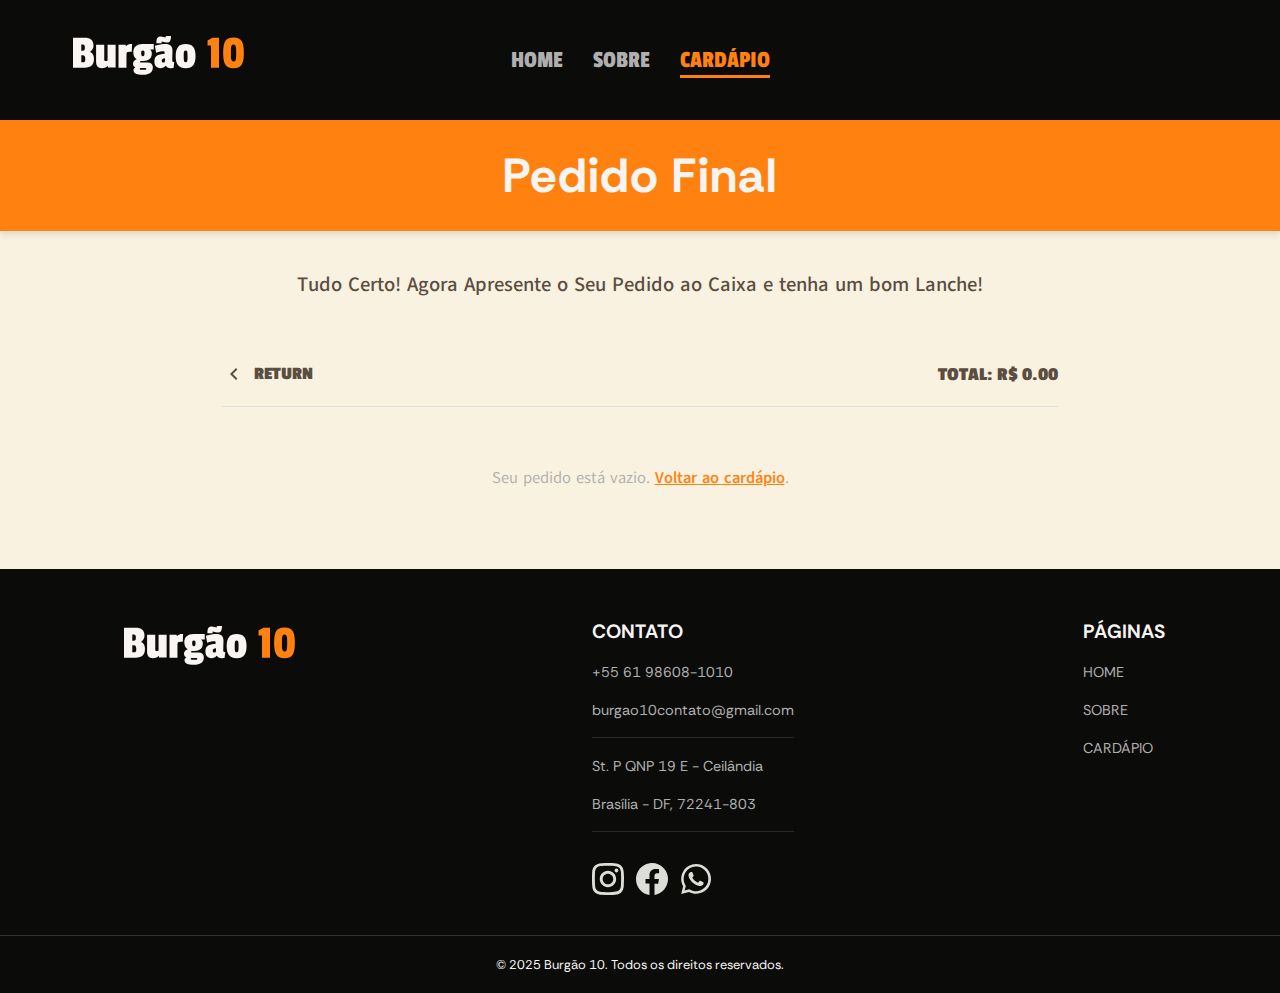
<file: checkout.html>
<!DOCTYPE html>
<html lang="pt-BR">

<head>
  <meta charset="UTF-8">
  <meta name="viewport" content="width=device-width, initial-scale=1.0">
  <title>Finalizar Pedido - Burgão 10</title>
  <link rel="stylesheet" href="./css/style.css">
  <link rel="stylesheet" href="./css/checkout.css">

  <!-- Google Fonts from your CSS -->
  <link rel="preconnect" href="https://fonts.googleapis.com">
  <link rel="preconnect" href="https://fonts.gstatic.com" crossorigin>
  <link href="https://fonts.googleapis.com/css2?family=Akatab:wght@400;700&family=Beth+Ellen&family=Caveat+Brush&family=Dai+Banna+SIL:wght@400;700&family=Passion+One:wght@400;700;900&Londrina+Solid:wght@300;500;700&family=Rethink+Sans:wght@400;500;700;800&display=swap" rel="stylesheet">
</head>

<body class="light-theme">

  <header class="main-header">
    <div class="logo">
      <a href="home.html"><img src="./assets/svgs/logo.svg" alt="Logo Burgão 10"></a>
    </div>
    <nav class="nav-links">
      <a href="home.html">HOME</a>
      <a href="sobre.html">SOBRE</a>
      <a href="cardapio.html" class="active">CARDÁPIO</a>
    </nav>
    <button class="hamburger-menu" id="hamburger-menu">
      <span class="hamburger-menu__bar"></span>
      <span class="hamburger-menu__bar"></span>
      <span class="hamburger-menu__bar"></span>
    </button>
  </header>

  <main>
    <!-- ===== ORANGE BANNER ===== -->
    <div class="page-banner">
      <h1>Pedido Final</h1>
    </div>

    <!-- ===== ORDER SUMMARY CONTAINER ===== -->
    <div class="checkout-container">
      <p class="message">Tudo Certo! Agora Apresente o Seu Pedido ao Caixa e tenha um bom Lanche!</p>
      <div class="checkout-top-bar">
        <a href="cardapio.html" class="return-link">
          <svg width="24" height="24" viewBox="0 0 24 24" fill="none" xmlns="http://www.w3.org/2000/svg">
            <path d="M15.41 7.41L14 6L8 12L14 18L15.41 16.59L10.83 12L15.41 7.41Z" fill="currentColor" />
          </svg>
          RETURN
        </a>
        <p class="checkout-total-text" id="checkout-total">TOTAL: R$ 0.00</p>
      </div>

      <ul class="checkout-list" id="checkout-list">
        <!-- Checkout items will be injected here by JavaScript -->
        <li class="checkout-empty-message">Seu pedido está vazio. <a href="cardapio.html">Voltar ao cardápio</a>.</li>
      </ul>
    </div>
  </main>

  <footer class="main-footer">
    <div class="footer-container">
      <div class="footer-column footer-logo">
        <a href="#"><img src="./assets/svgs/logo.svg" alt="Logo Burgão 10"></a>
      </div>
      <div class="footer-column footer-contact">
        <h4>CONTATO</h4>
        <p>+55 61 98608-1010</p>
        <p>burgao10contato@gmail.com</p>
        <span class="footer-divisor      gap: 24px;"></span>
        <p>St. P QNP 19 E - Ceilândia</p>
        <p>Brasília - DF, 72241-803</p>
        <span class="footer-divisor"></span>
        <div class="footer-socials">
          <a href="https://www.instagram.com/burgao10oficial/" aria-label="Instagram">
            <img src="./assets/svgs/social-media/isntagram.svg" alt="Logo Instagram">
          </a>
          <a href="#" aria-label="Facebook">
            <img src="./assets/svgs/social-media/facebook.svg" alt="Logo Facebook">
          </a>
          <a href="https://wa.me/+556186081010" aria-label="Whatsapp">
            <img src="./assets/svgs/social-media/whatsapp.svg" alt="Logo Whatsapp">
          </a>
        </div>
      </div>
      <div class="footer-column footer-pages">
        <h4>PÁGINAS</h4>
        <a href="home.html">HOME</a>
        <a href="sobre.html">SOBRE</a>
        <a href="cardapio.html">CARDÁPIO</a>
      </div>
    </div>
    <div class="footer-bottom-bar">
      <p>&copy; 2025 Burgão 10. Todos os direitos reservados.</p>
    </div>
  </footer>

  <script src="script.js"></script>
</body>

</html>
</file>
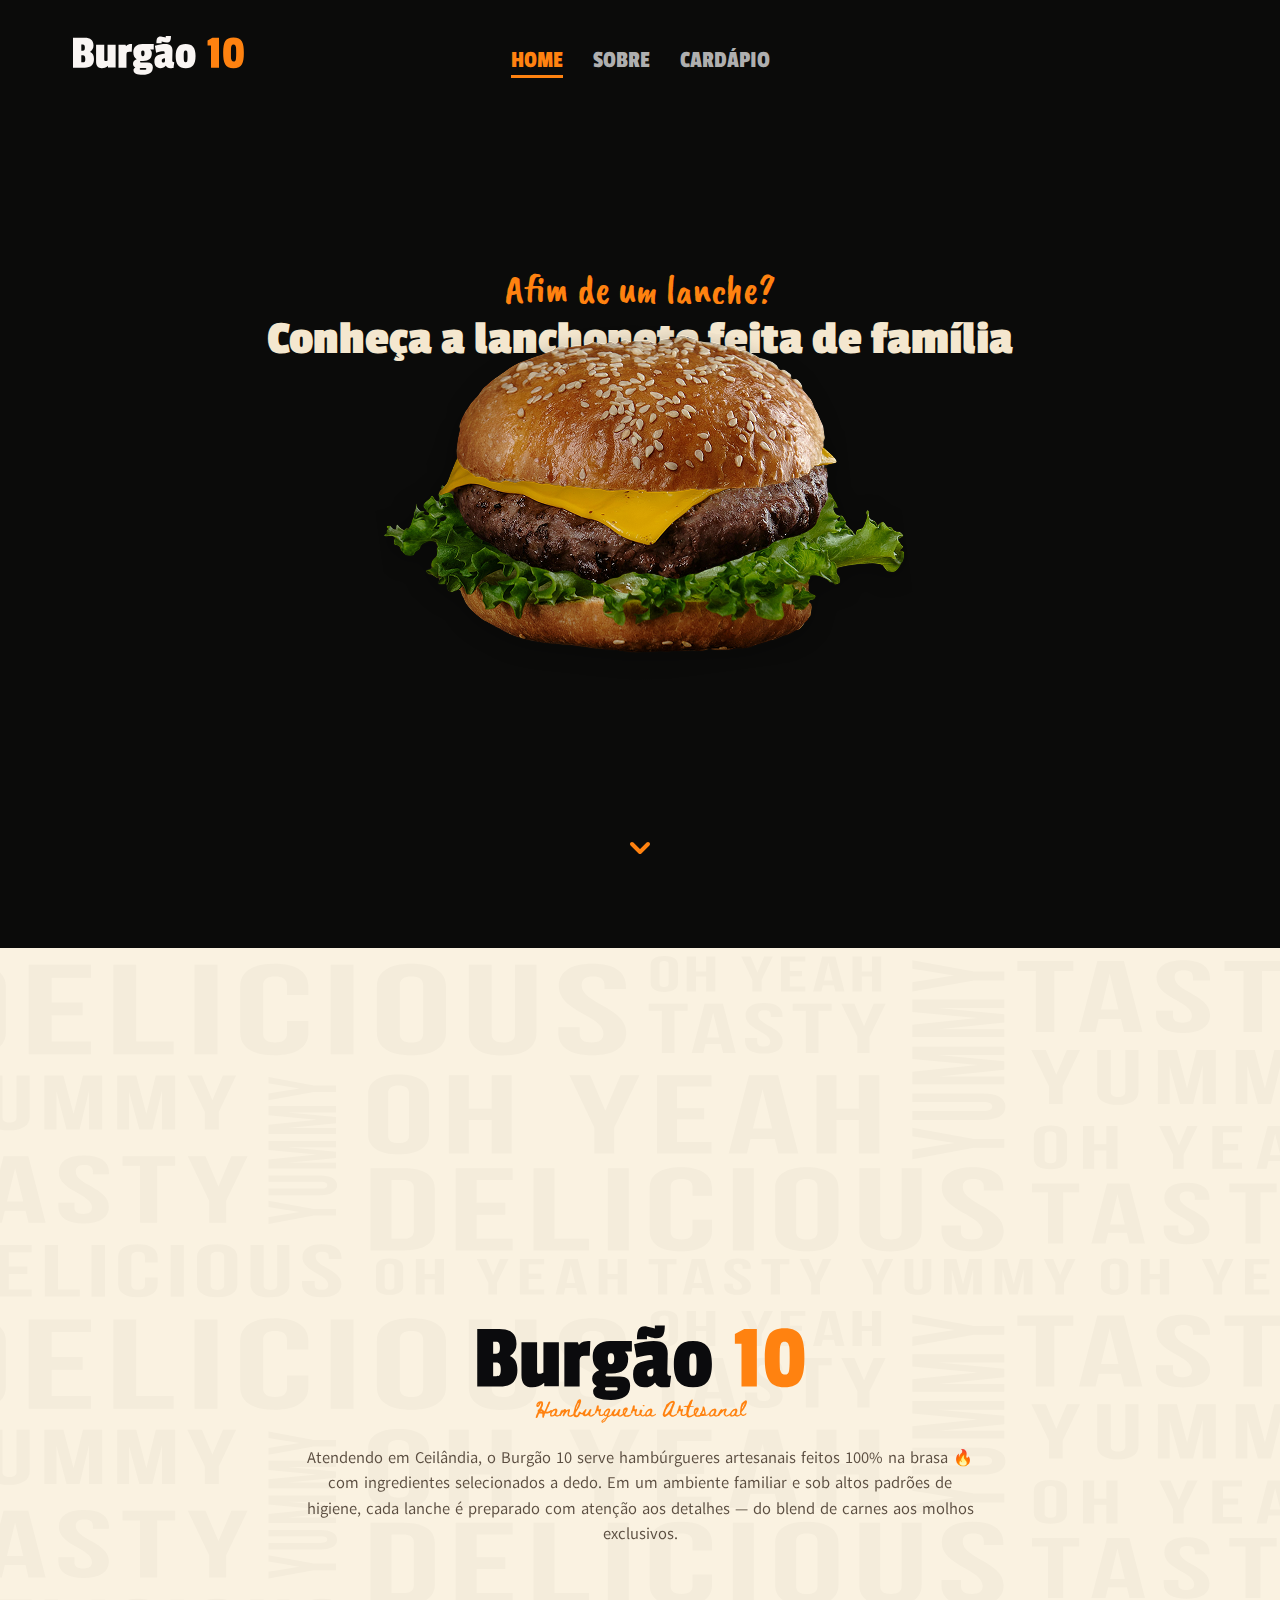
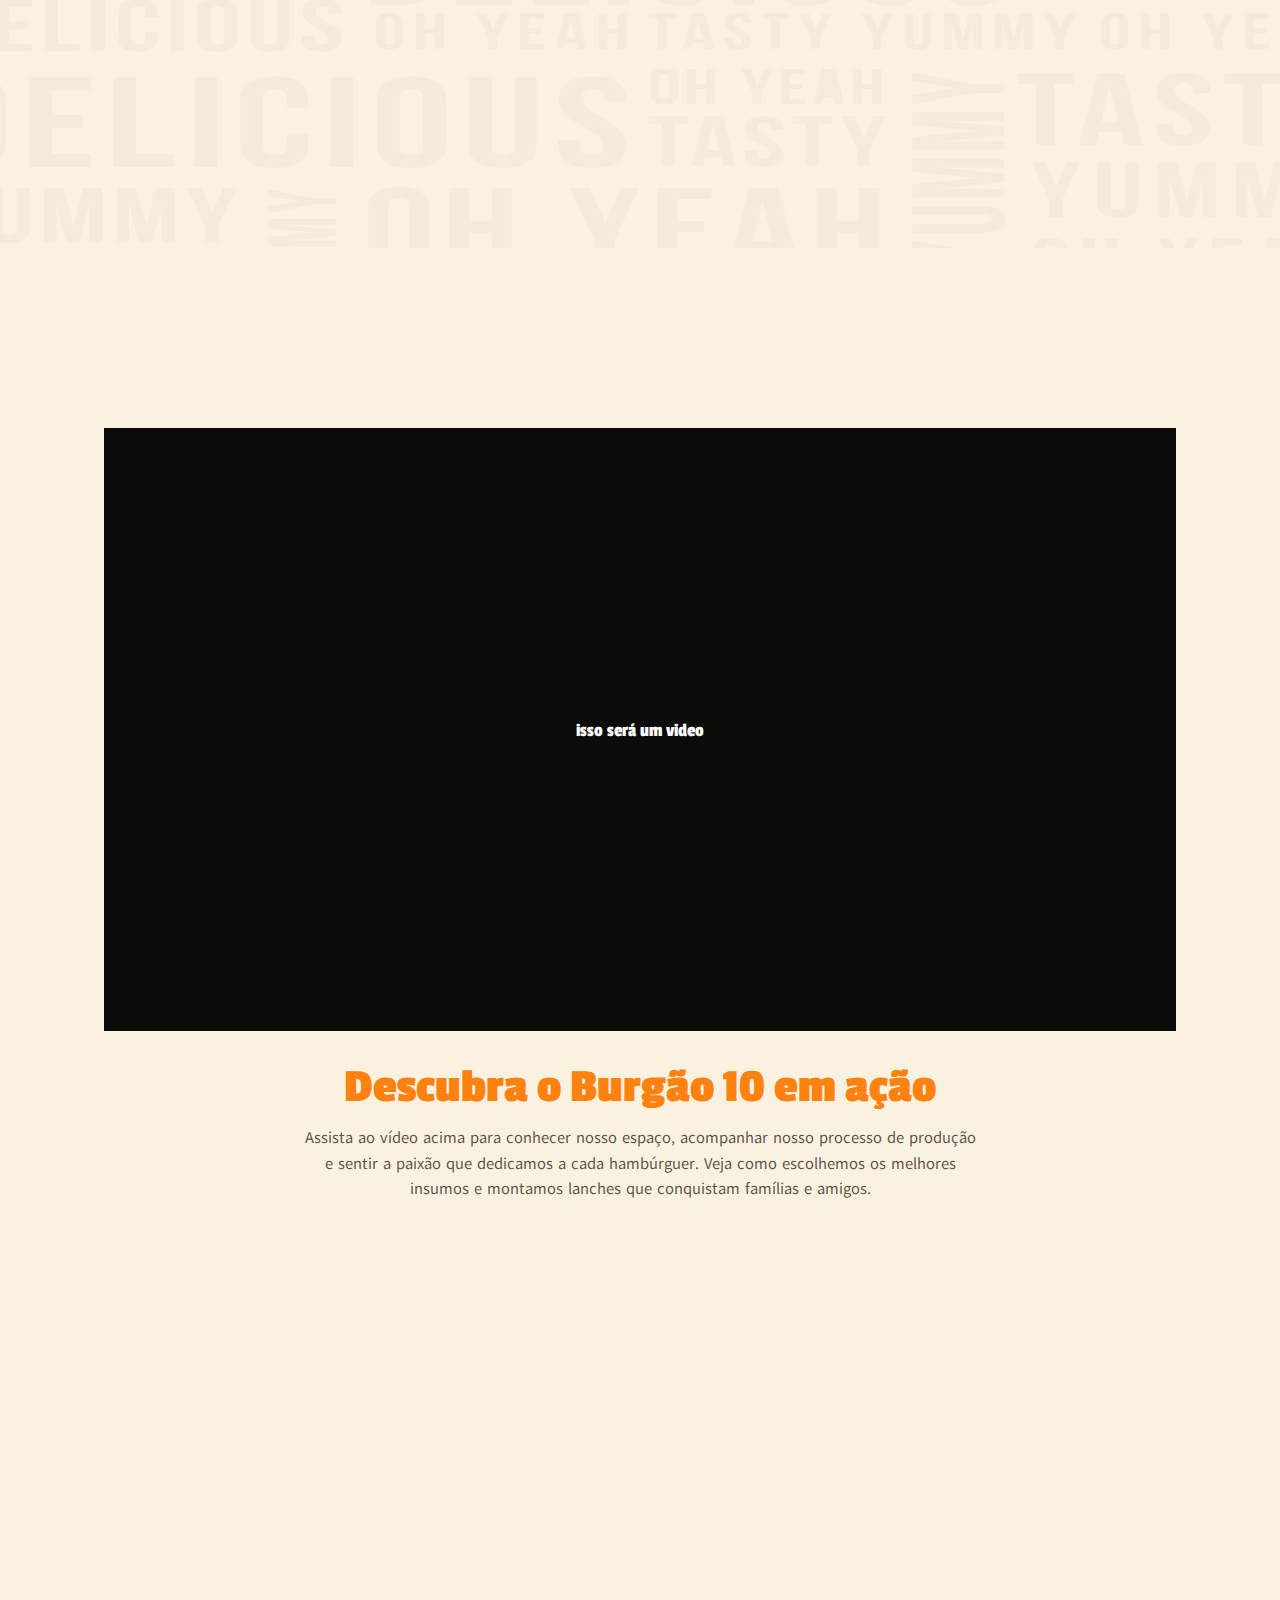
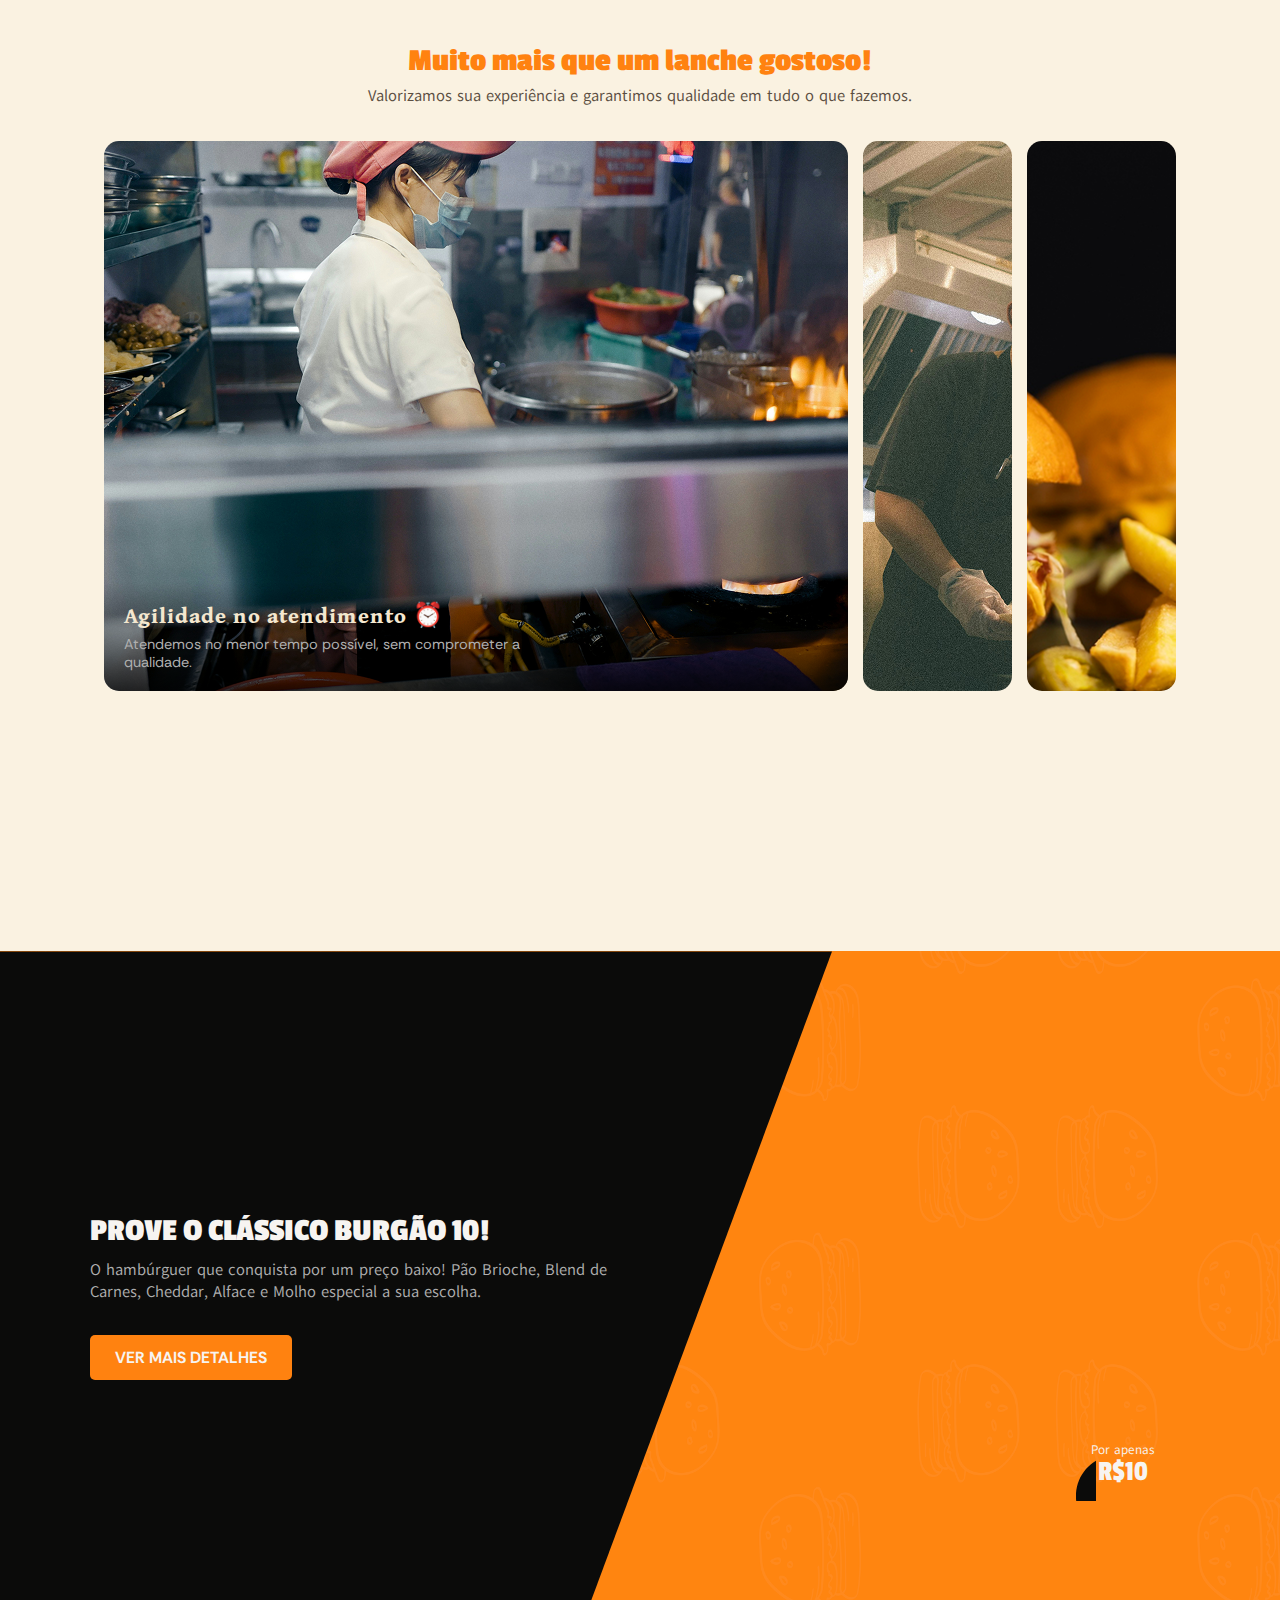
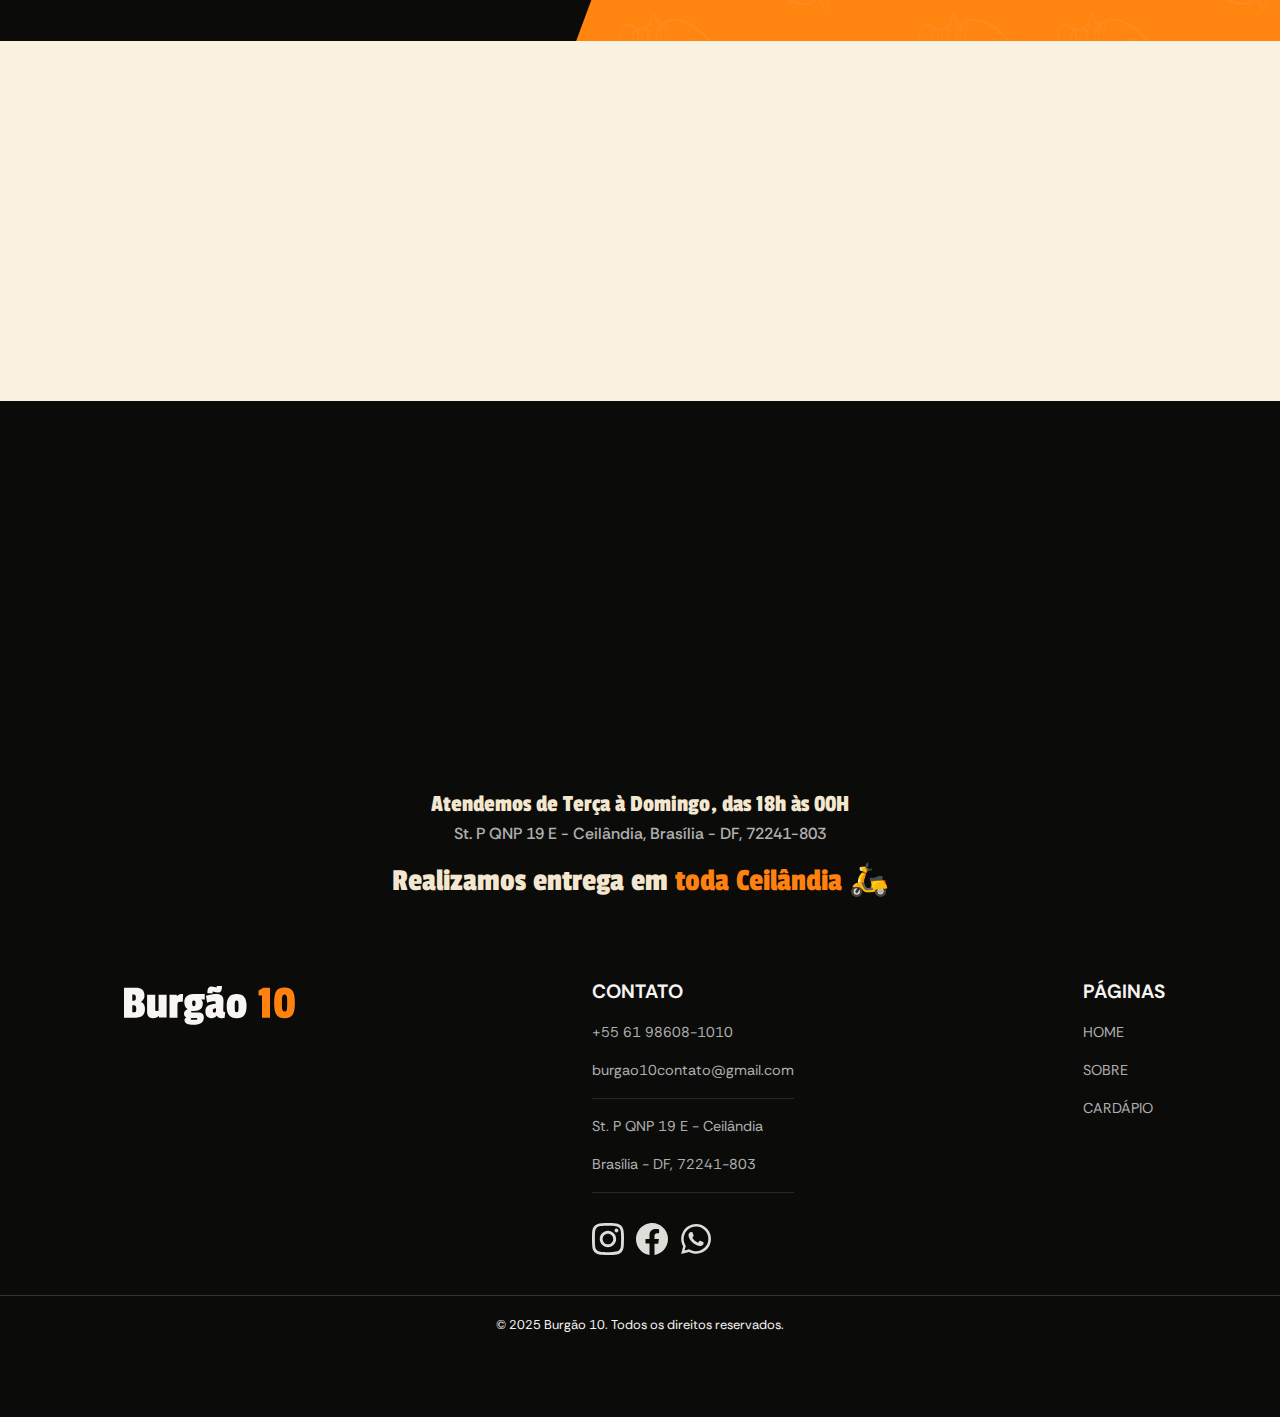
<file: home.html>
<!DOCTYPE html>
<html lang="pt-br">

<head>
  <meta charset="UTF-8">
  <meta name="viewport" content="width=device-width, initial-scale=1.0">
  <title>Burgão 10 - Home</title>
  <link rel="preconnect" href="https://fonts.googleapis.com">
  <link rel="preconnect" href="https://fonts.gstatic.com" crossorigin>
  <link href="https://fonts.googleapis.com/css2?family=Akatab:wght@400;700&family=Beth+Ellen&family=Caveat+Brush&family=Dai+Banna+SIL:wght@400;700&family=Passion+One:wght@400;700;900&Londrina+Solid:wght@300;500;700&family=Rethink+Sans:wght@400;500;700;800&display=swap" rel="stylesheet">
  <link rel="stylesheet" href="./css/style.css">
  <link rel="stylesheet" href="./css/home.css">

</head>

<body>

  <header class="main-header">
    <div class="logo">
      <a href="home.html"><img src="./assets/svgs/logo.svg" alt="Logo Burgão 10"></a>
    </div>
    <nav class="nav-links">
      <a href="home.html" class="active">HOME</a>
      <a href="sobre.html">SOBRE</a>
      <a href="cardapio.html">CARDÁPIO</a>
    </nav>
    <button class="hamburger-menu" id="hamburger-menu">
      <span class="hamburger-menu__bar"></span>
      <span class="hamburger-menu__bar"></span>
      <span class="hamburger-menu__bar"></span>
    </button>
  </header>

  <main class="hero-section">
    <div class="hero-content">
      <h2 class="hero-subtitle-top">Afim de um lanche?</h2>
      <h1 class="hero-title">Conheça a lanchonete feita de família para família</h1>
      <div class="image-placeholder">
        <img src="./assets/landing/hamburguer-landing/hamburguer/hamburguer.png" alt="">
      </div>
    </div>
    <a href="#about-section" class="scroll-indicator">
      <svg xmlns="http://www.w3.org/2000/svg" width="32" height="32" viewBox="0 0 24 24" fill="none" stroke="currentColor" stroke-width="3" stroke-linecap="round" stroke-linejoin="round" class="feather feather-chevron-down">
        <polyline points="6 9 12 15 18 9"></polyline>
      </svg>
    </a>
  </main>

  <section id="about-section" class="about-section">
    <div class="container">
      <div class="about-section-container">
        <img class="about-title-logo" src="./assets/svgs/logo-alt-black.svg"></img>
        <p class="about-title-small">Hamburgueria Artesanal</p>
        <p class="about-text">
          Atendendo em Ceilândia, o Burgão 10 serve hambúrgueres artesanais feitos 100% na brasa 🔥 com ingredientes selecionados a dedo. Em um ambiente familiar e sob altos padrões de higiene, cada lanche é preparado com atenção aos detalhes — do blend de carnes aos molhos exclusivos.
        </p>
      </div>
    </div>
  </section>

  <section class="video-section">
    <div class="container">
      <div class="video-placeholder">
        <span>isso será um video</span>
      </div>
      <h3 class="video-title">Descubra o Burgão 10 em ação</h3>
      <p class="video-text">
        Assista ao vídeo acima para conhecer nosso espaço, acompanhar nosso processo de produção e sentir a paixão que dedicamos a cada hambúrguer. Veja como escolhemos os melhores insumos e montamos lanches que conquistam famílias e amigos.
      </p>
    </div>
  </section>

  <section class="gallery-section">
    <div class="container">
      <h3 class="gallery-main-title">Muito mais que um lanche gostoso!</h3>
      <p class="gallery-main-subtitle">Valorizamos sua experiência e garantimos qualidade em tudo o que fazemos.</p>
      <div class="gallery-container" id="gallery-container">
        <div class="gallery-card active">
          <div class="gallery-card__bg-image"><img src="./assets/landing/carrossel/woman-cooking.png" alt=""></div>
          <div class="gallery-card__content">
            <h4 class="gallery-card__title">Agilidade no atendimento ⏰</h4>
            <p class="gallery-card__text">Atendemos no menor tempo possível, sem comprometer a qualidade.</p>
          </div>
        </div>
        <div class="gallery-card">
          <div class="gallery-card__bg-image"><img src="./assets/landing/carrossel/guy-cooking.png" alt=""></div>
          <div class="gallery-card__content">
            <h4 class="gallery-card__title">Ambiente limpo e higiênico 🧴</h4>
            <p class="gallery-card__text">Trabalhamos com responsabilidade, seguindo padrões rigorosos de higiene.</p>
          </div>
        </div>
        <div class="gallery-card">
          <div class="gallery-card__bg-image"><img src="./assets/landing/carrossel/hamburguers.png" alt=""></div>
          <div class="gallery-card__content">
            <h4 class="gallery-card__title">Ingredientes Selecionados 🥩</h4>
            <p class="gallery-card__text">Produtos escolhidos a dedos para garantir o melhor sabor.</p>
          </div>
        </div>
      </div>
    </div>
  </section>

  <section class="cta-section">
    <div class="cta-container">
      <div class="cta-text-content">
        <h3 class="cta-title">Prove o Clássico Burgão 10!</h3>
        <p class="cta-subtitle">O hambúrguer que conquista por um preço baixo! Pão Brioche, Blend de Carnes, Cheddar, Alface e Molho especial a sua escolha.</p>
        <a href="#" class="cta-button">VER MAIS DETALHES</a>
      </div>
      <div class="cta-image-content">
        <div class="cta-price-badge">
          <p>Por apenas</p>
          <span>R$10</span>
        </div>
      </div>
    </div>
  </section>

  <section class="location-section">
    <div class="map-container">
      <iframe src="https://www.google.com/maps/embed?pb=!1m18!1m12!1m3!1d483.619573277993!2d-48.13632595512061!3d-15.80581656942648!2m3!1f0!2f0!3f0!3m2!1i1024!2i768!4f13.1!3m3!1m2!1s0x935bcb8eeb03ccb3%3A0xf789070ace8ed323!2sBURG%C3%83O%2010!5e1!3m2!1sen!2sbr!4v1750831209345!5m2!1sen!2sbr" width="600" height="450" style="border:0;" allowfullscreen="" loading="lazy" referrerpolicy="no-referrer-when-downgrade"></iframe>
    </div>
    <div class="location-text-container">
      <p>Atendemos de Terça à Domingo, das 18h às 00H</p>
      <p class="location-text-adress">St. P QNP 19 E - Ceilândia, Brasília - DF, 72241-803 </p>
      <p class="location-text-delivery-info">Realizamos entrega em <span>toda Ceilândia 🛵</span></p>
    </div>
  </section>

  <footer class="main-footer">
    <div class="footer-container">
      <div class="footer-column footer-logo">
        <a href="#"><img src="./assets/svgs/logo.svg" alt="Logo Burgão 10"></a>
      </div>
      <div class="footer-column footer-contact">
        <h4>CONTATO</h4>
        <p>+55 61 98608-1010</p>
        <p>burgao10contato@gmail.com</p>
        <span class="footer-divisor      gap: 24px;"></span>
        <p>St. P QNP 19 E - Ceilândia</p>
        <p>Brasília - DF, 72241-803</p>
        <span class="footer-divisor"></span>
        <div class="footer-socials">
          <a href="https://www.instagram.com/burgao10oficial/" aria-label="Instagram">
            <img src="./assets/svgs/social-media/isntagram.svg" alt="Logo Instagram">
          </a>
          <a href="#" aria-label="Facebook">
            <img src="./assets/svgs/social-media/facebook.svg" alt="Logo Facebook">
          </a>
          <a href="https://wa.me/+556186081010" aria-label="Whatsapp">
            <img src="./assets/svgs/social-media/whatsapp.svg" alt="Logo Whatsapp">
          </a>
        </div>
      </div>
      <div class="footer-column footer-pages">
        <h4>PÁGINAS</h4>
        <a href="home.html">HOME</a>
        <a href="sobre.html">SOBRE</a>
        <a href="cardapio.html">CARDÁPIO</a>
      </div>
    </div>
    <div class="footer-bottom-bar">
      <p>&copy; 2025 Burgão 10. Todos os direitos reservados.</p>
    </div>
  </footer>

  <script src="script.js"></script>
</body>

</html>
</file>
<file: css/home.css>
/* ===== CABEÇALHO E NAVEGAÇÃO RESPONSIVA ===== */
.main-header {
  display: flex;
  justify-content: space-between;
  align-items: center;
  padding: 0 5%;
  height: var(--header-height);
  width: 100%;
  background-color: var(--bg-dark);
  position: fixed;
  top: 0;
  left: 0;
  z-index: 1000;
}

.logo a {
  font-family: var(--font-logo);
  font-size: 2rem;
  color: var(--text-light);
  text-decoration: none;
}

.logo span {
  color: var(--primary-color);
}

.nav-links {
  display: flex;
  flex-direction: column;
  justify-content: center;
  align-items: center;
  gap: 30px;
  background-color: var(--bg-dark);
  position: fixed;
  top: var(--header-height);
  left: -100%; /* Escondido fora da tela */
  width: 100%;
  height: calc(100vh - var(--header-height));
  transition: left 0.3s ease-in-out;
}

.nav-links.active {
  left: 0; /* Mostra o menu */
}

.nav-links a {
  color: var(--text-dark-2);
  text-decoration: none;
  font-size: 1.5rem;
  font-weight: 500;
  transition: color 0.3s ease;
}

.nav-links a:hover, .nav-links a.active {
  color: var(--primary-color);
}

.hamburger-menu {
  display: flex;
  flex-direction: column;
  justify-content: space-around;
  width: 30px;
  height: 25px;
  background: transparent;
  border: none;
  cursor: pointer;
  z-index: 100;
}

.hamburger-menu__bar {
  width: 100%;
  height: 3px;
  background-color: var(--text-light-1);
  border-radius: 5px;
  transition: all 0.3s ease-in-out;
}

/* Animação do Hamburger para 'X' */
.hamburger-menu.active .hamburger-menu__bar:nth-child(1) {
  transform: translateY(11px) rotate(45deg);
}
.hamburger-menu.active .hamburger-menu__bar:nth-child(2) {
  opacity: 0;
}
.hamburger-menu.active .hamburger-menu__bar:nth-child(3) {
  transform: translateY(-11px) rotate(-45deg);
}

/* ===== SEÇÃO 1: HERO ===== */
.hero-section {
  height: calc(100vh + 32px);
  margin: -64px 64px 80px 64px;
  padding: 0 0 120px 0;
  display: flex;
  flex-direction: column;
  justify-content: center;
  align-items: center;
  text-align: center;
  position: relative;
}

.hero-content {
  display: flex;
  flex-direction: column;
  justify-content: center;
  align-items: center;
}

.hero-subtitle-top {
  font-family: var(--font-cursive-1);
  color: var(--primary-color);
  font-size: 2.5rem;
  font-weight: 400;
}

.hero-title {
  font-family: var(--font-title-1);
  color: var(--primary-color);
  color: var(--text-light-1);
  font-size: 3rem;
  max-width: 30ch;
  line-height: 1.1;
}

.image-placeholder {
  display: flex;
  position: absolute;
  top: 365px;
  justify-content: center;
  align-items: center;
}

/* .image-placeholder svg { 
  stroke: var(--text-dark); 
} */

.scroll-indicator {

  position: absolute;
  bottom: 0;
  color: var(--primary-color);
  animation: bounce 2s infinite;
}
@keyframes bounce {
  0%, 20%, 50%, 80%, 100% { transform: translateY(0); }
  40% { transform: translateY(-10px); }
  60% { transform: translateY(-5px); }
}

/* ===== SEÇÃO 2: SOBRE (LOREN) ===== */
.about-section {
  background-color: var(--bg-light);
  color: var(--text-dark);
  text-align: center;
  position: relative;
  height: 100vh;
  z-index: 2;
  display: flex;
  align-items: center;
}

.about-section-container {
  padding: 60px 0px;
  margin-top: 64px;
  display: flex;
  flex-direction: column;
  align-items: center;
}

.about-section::before {
  content: '';
  position: absolute;
  inset: 0;
  background-image: url('../assets/svgs/text-background.svg');
  background-repeat: no-repeat;
  background-position: center;
  background-size: cover;
  opacity: 0.07; /* ajuste aqui */
  filter: brightness(1.2) contrast(1) saturate(1.5) grayscale(0.2) luminosity(1); /* luminosity funciona com blend-mode */
  mix-blend-mode: luminosity;
  z-index: -1;
}

.about-title-logo {
  width: 360px;
}

.about-title-small {
  font-family: var(--font-cursive-2);
  color: var(--primary-color);
  font-size: 1rem;
  margin-top: -24px;
  margin-bottom: 20px;
}

.about-text {
  font-family: var(--font-text-1);
  color: var(--text-dark-1);
  max-width: 84ch;
  font-size: 1rem;
  margin: 0 auto;
  line-height: 1.6;
}

/* ===== SEÇÃO 3: VÍDEO ===== */
.video-section {
  background-color: var(--bg-light);
  color: var(--text-dark);
  text-align: center;
  padding-top: 0;
}
.video-placeholder {
  width: 100%;
  padding-top: 56.25%; /* Proporção 16:9 */
  background-color: var(--bg-dark);
  margin-bottom: 30px;
  position: relative;
  display: flex;
  justify-content: center;
  align-items: center;
}
.video-placeholder span {
  position: absolute;
  top: 50%;
  left: 50%;
  transform: translate(-50%, -50%);
  color: #fff;
  font-size: 1.2rem;
}
.video-title {
  font-family: var(--font-title-1);
  color: var(--primary-color);
  font-size: 3rem;
  margin-top: 24px;
  margin-bottom: 12px;
}

.video-text {
  font-family: var(--font-text-1);
  color: var(--text-dark-1);
  max-width: 84ch;
  font-size: 1rem;
  margin: 0 auto;
  line-height: 1.6;
}

/* ===== SEÇÃO 4: GALERIA INTERATIVA ===== */
.gallery-section {
  background-color: var(--bg-light);
  color: var(--text-dark);
  text-align: center;
}
.gallery-main-title {
  font-family: var(--font-title-1);
  color: var(--primary-color);
  font-size: 2rem;
  margin-bottom: 5px;
}
.gallery-main-subtitle {
  font-family: var(--font-text-1);
  color: var(--text-dark-1);
  font-size: 1rem;
  line-height: 1.6;
  margin-bottom: 32px;
}
.gallery-container {
  display: flex;
  gap: 15px;
  flex-direction: row;
  height: 550px;
}
.gallery-card {
  position: relative;
  height: 500px;
  border-radius: 15px;
  overflow: hidden;
  cursor: pointer;
  transition: all 0.5s ease;
  flex-shrink: 0;
}
.gallery-card__bg-image {
  width: 100%;
  height: 100%;
  background-position: center;
  background-size: cover;
  display: flex;
  justify-content: center;
  align-items: center;
}

.gallery-card__content {
  position: absolute;
  bottom: 0;
  left: 0;
  width: 100%;
  padding: 20px;
  background: linear-gradient(to top, rgba(0,0,0,0.8), transparent);
  transform: translateY(100%);
  opacity: 0;
  transition: all 0.5s ease;
  display: flex;
  flex-direction: column;
  text-align: left;
  
}

.gallery-card.active .gallery-card__content {
  transform: translateY(0);
  opacity: 1;
  
}
.gallery-card__title {
  font-family: var(--font-title-2);
  font-size: 1.5rem;
  color: var(--text-light-1);
}
.gallery-card__text {
  font-family: var(--font-text-2);
  color: var(--text-dark-2);
  max-width: 400px;
  font-size: 0.9rem;
  margin-top: 5px;
}

/* ===== SEÇÃO 5: CTA ===== */
.cta-section {
  background-color: var(--primary-color);
  position: relative;
  /* Pattern de fundo */
  background-blend-mode: overlay;
  background-size: 150px;
  background-position: center;
  padding: 120px 0;

}

.cta-section::after {
  content: '';
  position: absolute;
  top: 0;
  left: 0;
  width: 100%;
  height: 100%;
  background-image: url('../assets/hamburguer-pattern.png');
  filter: opacity(6%);
  background-size: contain;

}


.cta-section::before { /* Camada preta diagonal */
  content: '';
  position: absolute;
  top: 0;
  left: 0;
  width: 100%;
  height: 100%;
  background-color: var(--bg-dark);
  clip-path: polygon(0 0, 100% 0, 100% 20%, 0 70%);
  z-index: 1;
}
.cta-container {
  position: relative;
  z-index: 2;
  display: flex;
  flex-direction: column;
  align-items: center;
  text-align: center;
  gap: 30px;
}
.cta-title {
  font-family: var(--font-title-1);
  color: var(--text-light-2);
  font-size: 2rem;
  text-transform: uppercase;
  margin-bottom: 10px;
}
.cta-subtitle { 
  margin-bottom: 20px; 
  font-family: var(--font-text-1);
  color: var(--text-dark-2);
  margin-bottom: 32px;
}

.cta-button {
  display: inline-block;
  background-color: var(--primary-color);
  font-family: var(--font-text-2);
  color: var(--text-light-2);
  padding: 12px 25px;
  border-radius: 5px;
  text-decoration: none;
  font-weight: bold;
  transition: background-color 0.3s;
}
.cta-button:hover { 
  background-color: var(--secondary-color); 
}

.cta-price-badge {
  position: absolute;
  bottom: 20px;
  right: 0px;
  color: var(--text-light-2);
  font-family:  var(--font-text-1);
  padding: 15px;
  text-align: center;
}

.cta-price-badge::before {
  content: '';
  width: 20px;
  height: 100%;
  display: block;
  position: absolute;
  top: 0px;
  left: 0px;
  z-index: -1;
  background-image: url('../assets/svgs/discount-black.svg');
}

.cta-price-badge p { 
  font-size: 0.8rem; 
}

.cta-price-badge span { 
  font-family: var(--font-title-1); 
  font-size: 1.8rem; line-height: 1; 
}

/* ===== SEÇÃO 6: MAPA E RODAPÉ ===== */
.location-section {
  background-color: var(--bg-dark);
  padding-bottom: 0;
}
.map-container {
  background-color: var(--bg-light);
  padding: 10px;
  display: flex;
  justify-content: center;
  position: relative;
  z-index: 1;

}

.map-container::before {
  content: "";
  position: absolute;
  width: 100%;
  height: 50%;
  background-color: var(--bg-dark);
  z-index: -999;
  bottom: 0;
}

.map-container iframe {
  width: 80%;
  height: 700px;
  padding: 64px;
  border-radius: 75px;
}
.location-text-container {
  text-align: center;
  font-variant: var(--font-text-3);
  font-weight: 500;
  color: var(--text-light-1);
  font-size: 1.5rem;
  padding: 30px 0;
}

.location-text-adress {
font-size: 1rem;
font-family: var(--font-text-2);
color: var(--text-dark-2);
margin-bottom: 16px;
margin-top: 6px;

}

.location-text-delivery-info {
font-size: 2rem;
}
.location-text-container span { 
  color: var(--primary-color); 
}

/* ============================================== */
/* ===== MEDIA QUERIES (TABLET E DESKTOP) ===== */
/* ============================================== */
@media (max-width: 768px) {
  /* === HERO === */
  .hero-title { 
    font-size: 2rem;
   }
  .hero-subtitle-top { 
    font-size: 1.5rem; 
  }
  .nav-links a {
    color: var(--text-light);
    text-decoration: none;
    font-size: 1.5rem;
    font-weight: 500;
    transition: color 0.3s ease;
  }

  .image-placeholder {
    top: 315px;
  }

  .image-placeholder img {
    width: 300px;
  }

  /* === GALERIA INTERATIVA === */
  .gallery-container {
    flex-direction: column;
    height: 550px;
  }

  .gallery-card {
    flex: 1;
    height: auto;
    transition: flex 0.7s cubic-bezier(0.165, 0.84, 0.44, 1);
  }

  .gallery-card__bg-image {
  width: 100%;
  height: 100%;
  background-position: center;
  background-size: cover;
  display: flex;
  justify-content: center;
  align-items: center;
}

  .gallery-card.active {
    flex: 5; /* Largura expandida */
  }

  .gallery-card__content {

   transform: translateY(calc(100% - 80px)); /* Mostra só um pedaço */
    opacity: 0;
    transition: transform 0.7s cubic-bezier(0.165, 0.84, 0.44, 1);
  }

  .gallery-card:hover, .gallery-card:hover .gallery-card__content{
    flex: 5;
    opacity: 1;
  }

  .gallery-card:hover .gallery-card__content,
  .gallery-card.active .gallery-card__content {
    transform: translateY(0);
  }
}


@media (min-width: 768px) {
  /* === HEADER === */

  .main-header {
    display: grid;
    grid-template-columns: 1fr auto 1fr;
    align-items: center;
  }

  .logo {
    justify-self: start;
  }

  .hamburger-menu { 
    display: none;
  }
  
  .nav-links {
      position: static;
      flex-direction: row;
      width: auto;
      height: auto;
      left: auto;
      background-color: transparent;
  }

  .nav-links a.active { position: relative; }
  .nav-links a.active::after {
      content: ''; position: absolute; bottom: -5px;
      left: 0; width: 100%; height: 3px;
      background-color: var(--primary-color);
  }

  /* === GALERIA INTERATIVA === */
  .gallery-section { padding: 80px 0; }

  .gallery-card {
      flex: 1; /* Largura base comprimida */
      height: 100%;
      transition: flex 0.7s cubic-bezier(0.165, 0.84, 0.44, 1);
  }
  .gallery-card.active {
      flex: 5; /* Largura expandida */
  }
  .gallery-card__content {
      transform: translateY(calc(100% - 80px)); /* Mostra só um pedaço */
      opacity: 0;
      transition: transform 0.7s cubic-bezier(0.165, 0.84, 0.44, 1);
  }
  
  .gallery-card:hover, .gallery-card:hover .gallery-card__content{
    flex: 5;
    opacity: 1;
  }

  .gallery-card:hover .gallery-card__content,
  .gallery-card.active .gallery-card__content {
      transform: translateY(0);
  }

  /* === CTA === */
  .cta-section::before { clip-path: polygon(0 0, 65% 0, 45% 100%, 0% 100%); }
  .cta-container {
      flex-direction: row;
      align-items: center;
      text-align: left;
      max-width: 1100px;
      margin: 0 auto;
      width: 90%;
  }
  .cta-text-content { flex: 1; }
  .cta-image-content { 
      flex: 1; 
      height: 450px; 
  }
  .cta-price-badge { right: 20px; }

}
</file>
<file: css/cardapio.css>
/* ===== MENU PAGE STYLES ===== */

.page-title-container {
  text-align: center;
  margin-bottom: 60px;
  position: relative;
}

.page-title-container::before,
.page-title-container::after {
  content: '';
  position: absolute;
  top: 50%;
  width: 40%;
  height: 1px;
  background-color: var(--text-dark-1);
}

.page-title-container::before { 
  left: 0; 
  top: 25px;
}
.page-title-container::after { 
  right: 0; 
  top: 25px;
}

.page-title {
  font-family: var(--font-title-1);
  font-size: 3rem;
  color: var(--text-light-1);
  display: inline-block;
  padding: 0 20px;
  background-color: var(--bg-dark);
  position: relative;
  z-index: 1;
  margin-bottom: 24px;
}

.page-subtitle {
  font-family: var(--font-text-1);
  color: var(--text-dark-2);
  font-size: 1.1rem;
  margin-top: 12px;
  margin-bottom: 6px;
}

.page-subtitle-waring {
  font-family: var(--font-text-2);
  color: var(--primary-color);
  font-size: 1.25rem;
  font-weight: bold;
  margin-top: 12px;
  margin-bottom: 6px;
}

.anota-ai-link a {
  font-size: 1.25rem;
  text-decoration: none;
  color: var(--primary-color);
  text-decoration: underline;
}

#burgers, #combo-burgers, #batata {
  margin-bottom: 120px;
}

.section-title {
  font-family: var(--font-title-1);
  font-weight: 100;
  font-size: 2.5rem;
  color: var(--text-light-1);
  margin-bottom: 32px;
  border-bottom: 1px solid var(--text-dark-1);
  padding-bottom: 16px;
}

.section-title span {
  color: var(--primary-color);
  margin-right: 10px;
}

/* --- Menu Item Styling --- */
.menu-item {
  display: flex;
  gap: 24px;
  padding: 24px 0;
  border-bottom: 1px solid #222;
}

.item-image {
  width: 150px;
  height: 150px;
  object-fit: cover;
  border-radius: 3px;
  flex-shrink: 0;
}

.item-details {
  flex-grow: 1;
}

.item-name {
  font-family: var(--font-title-1);
  font-weight: 400;
  font-size: 1.8rem;
  color: var(--primary-color);
}

.item-description {
  font-family: var(--font-text-2);
  color: var(--text-dark-2);
  margin-top: 8px;
  margin-bottom: 16px;
}

.item-options {
  display: flex;
  gap: 16px;
  flex-wrap: wrap;
}

.option-group {
  display: flex;
  flex-direction: column;
  gap: 4px;
}

.option-group label {
  font-family: var(--font-text-2);
  font-size: 0.9rem;
  color: var(--text-dark-3);
}

.option-group select {
  background-color: #1c1c1c;
  color: var(--text-light-2);
  border: 1px solid var(--text-dark-1);
  border-radius: 4px;
  padding: 8px;
  font-family: var(--font-text-2);
  min-width: 100px;
}

.item-action {
  display: flex;
  flex-direction: column;
  align-items: flex-end;
  justify-content: space-between;
  min-width: 120px;
}

.item-price {
  font-family: var(--font-title-1);
  font-size: 1.8rem;
  color: var(--primary-color);
  font-weight: bold;
}

.btn-add {
  background-color: var(--primary-color);
  color: var(--bg-dark);
  font-family: var(--font-nav);
  font-size: 1rem;
  font-weight: bold;
  border: none;
  padding: 12px 24px;
  border-radius: 4px;
  cursor: pointer;
  transition: background-color 0.3s ease;
}

.btn-add:hover {
  background-color: var(--secondary-color);
}

.btn-add:disabled {
  background-color: #555;
  color: #999;
  cursor: not-allowed;
}

/* --- Cart Section Styling --- */
#cart-section {
  margin-top: 60px;
  background-color: #111;
  padding: 24px;
  border-radius: 8px;
  border: 1px solid #222;
}

.cart-header {
  display: flex;
  justify-content: space-between;
  align-items: center;
  cursor: pointer;
}

.cart-header h2 {
  border-bottom: none;
  margin-bottom: 0;
  display: flex;
  align-items: center;
  gap: 8px;
}
.cart-header h2 svg {
    transition: transform 0.3s ease;
}
#cart-section.collapsed .cart-header h2 svg {
    transform: rotate(-90deg);
}

#cart-total-price {
  font-family: var(--font-title-1);
  font-size: 2rem;
  color: var(--primary-color);
}

.cart-content {
    max-height: 1000px; /* for transition */
    overflow: hidden;
    transition: max-height 0.5s ease-in-out, padding-top 0.5s ease;
    padding-top: 24px;
}

#cart-section.collapsed .cart-content {
    max-height: 0;
    padding-top: 0;
}

#cart-items-list {
  list-style: none;
}

.cart-item {
  display: flex;
  justify-content: space-between;
  align-items: center;
  padding: 16px 0;
  border-bottom: 1px solid #2a2a2a;
  font-family: var(--font-text-1);
  color: var(--text-light-2);
}

.cart-item-details {
    flex-grow: 1;
}
.cart-item-extras {
    font-size: 0.9rem;
    color: var(--text-dark-3);
    margin-left: 10px;
}

.cart-item-action {
  display: flex;
  align-items: center;
  gap: 20px;
}

.cart-item-price {
  font-weight: bold;
}

.btn-remove-item {
  background: none;
  border: none;
  cursor: pointer;
  padding: 5px;
}

.btn-remove-item svg {
  width: 20px;
  height: 20px;
  fill: var(--secondary-color);
  transition: fill 0.3s ease;
}

.btn-remove-item:hover svg {
  fill: var(--primary-color);
}

.cart-empty-message {
    color: var(--text-dark-2);
    padding: 20px 0;
    text-align: center;
}

.btn-continue {
  display: block;
  width: 100%;
  max-width: 300px;
  margin: 32px auto 0;
  text-align: center;
  background-color: var(--primary-color);
  color: var(--bg-dark);
  font-family: var(--font-nav);
  font-size: 1.2rem;
  font-weight: bold;
  text-decoration: none;
  padding: 16px;
  border-radius: 4px;
  transition: background-color 0.3s ease;
}

.btn-continue:hover {
  background-color: var(--secondary-color);
}

.btn-continue.disabled {
    background-color: #555;
    color: #999;
    pointer-events: none;
}


/* ===== RESPONSIVENESS ===== */

/* Tablets (Medium) */
@media (max-width: 905px) {
  .container {
    padding: 0 32px;
  }
  .page-title-container::before,
  .page-title-container::after {
    width: 20%;
  }
}

/* Smartphones (Small) */
@media (max-width: 600px) {
  .container {
    padding: 0 16px;
    margin-top: 100px;
  }
  .page-title-container {
    margin-bottom: 40px;
  }
  .page-title-container::before,
  .page-title-container::after {
    display: none; /* Hide lines on small screens */
  }
  .page-title {
    font-size: 2.5rem;
  }
  .section-title {
    font-size: 2rem;
  }

  .menu-item {
    flex-direction: column;
    align-items: center;
    text-align: center;
  }

  .item-action {
    flex-direction: row;
    justify-content: space-between;
    align-items: center;
    width: 100%;
    margin-top: 16px;
  }

  .item-options {
    justify-content: center;
  }
  
  .cart-header {
      flex-direction: column;
      gap: 8px;
      align-items: flex-start;
  }
}

/* ===== STYLES FOR COLLAPSIBLE EXTRA OPTIONS ===== */

.extra-options-container {
  width: 100%;
  margin-top: 16px;
  border: 1px solid #222;
  border-radius: 4px;
}

.extra-options-header {
  display: flex;
  justify-content: space-between;
  align-items: center;
  padding: 12px;
  cursor: pointer;
  background-color: #1c1c1c;
}

.extra-options-header h4 {
  font-family: var(--font-text-1);
  color: var(--text-light-2);
  margin: 0;
}

.extra-options-header svg {
  transition: transform 0.3s ease;
}

.extra-options-container.collapsed .extra-options-header svg {
  transform: rotate(-90deg);
}

.extra-options-content {
  max-height: 800px;
  overflow: hidden;
  transition: max-height 0.4s ease-in-out, padding 0.4s ease-in-out;
  padding: 12px;
  font-family: var(--font-text-1);
  font-weight: bold;
  color: var(--text-dark-3);
}

.extra-options-content ul {
  list-style: none;
}


.extra-options-container.collapsed .extra-options-content {
  max-height: 0;
  padding: 0 16px;
}

/* Minor tweak to the list inside */
.extra-options-list {
  display: flex;
  flex-direction: column;
  gap: 16px;
}

.extra-options-content .extra-name {
  color: var(--primary-color);
}

/* ===== Styles for the new cart header elements ===== */

.cart-header-right {
  display: flex;
  flex-direction: column;
  align-items: flex-end;
  gap: 4px; /* Small space between price and button */
}

.btn-clear-cart {
  background: none;
  border: none;
  color: var(--text-dark-2);
  font-family: var(--font-text-1);
  font-size: 0.8rem;
  cursor: pointer;
  padding: 0;
  transition: color 0.3s ease;
}

.btn-clear-cart:hover {
  color: var(--primary-color);
  text-decoration: underline;
}

/* Utility class to hide the button */
.btn-clear-cart.hidden {
  display: none;
}
</file>
<file: css/checkout.css>
/* ===== CHECKOUT PAGE STYLES ===== */

/* Apply light theme to the body when this class is present */
body.light-theme {
  background-color: var(--bg-light);
  color: var(--text-dark-1);
}

/* We need to override the header link colors for the light theme */
body.light-theme .main-header .nav-links a {
    color: var(--text-dark-2);
}
body.light-theme .main-header .nav-links a:hover,
body.light-theme .main-header .nav-links a.active {
    color: var(--primary-color);
}
/* Also the logo color if it's text */
body.light-theme .main-header .logo a {
    color: var(--text-dark-1);
}


.page-banner {
  background-color: var(--primary-color);
  color: var(--text-light-2);
  text-align: center;
  padding: 24px 0;
  font-family: var(--font-text-2);
  font-weight: 700;
  font-size: 1.5rem;
  letter-spacing: 1px;
  box-shadow: 0 4px 6px rgba(0, 0, 0, 0.1);
  margin-top: var(--header-height); /* Push below fixed header */
}

.checkout-container .message {
  font-family: var(--font-text-1);
  font-weight: 600;
  text-align: center;
  margin-bottom: 64px;
  font-size: 1.25rem;
  color: var(--text-dark-1);
}

.checkout-container {
  width: 100%;
  max-width: 900px;
  margin: 40px auto;
  padding: 0 32px;
}

.checkout-top-bar {
  display: flex;
  justify-content: space-between;
  align-items: center;
  padding-bottom: 20px;
  margin-bottom: 20px;
  border-bottom: 1px solid #e0e0e0;
}

.return-link {
  display: flex;
  align-items: center;
  gap: 8px;
  text-decoration: none;
  color: var(--text-dark-1);
  font-family: var(--font-nav);
  font-weight: bold;
  font-size: 1.1rem;
  transition: color 0.3s ease;
}
.return-link:hover {
    color: var(--primary-color);
}

.checkout-total-text {
  font-family: var(--font-nav);
  font-weight: bold;
  font-size: 1.2rem;
}

.checkout-list {
  list-style: none;
  padding: 0;
}

.checkout-item {
  display: flex;
  justify-content: space-between;
  align-items: center;
  padding: 24px 0;
  border-bottom: 1px solid #e0e0e0;
}

.checkout-item-description {
  font-family: var(--font-cursive-1);
  font-size: 1.6rem;
  color: var(--text-dark-1);
}

.checkout-item-description span {
  color: var(--secondary-color);
  font-family: var(--font-cursive-1); /* Ensure it uses the same font */
  margin-right: 10px;
}

.btn-remove-checkout {
  background: none;
  border: none;
  cursor: pointer;
  padding: 5px;
}

.btn-remove-checkout svg {
  width: 24px;
  height: 24px;
  fill: var(--secondary-color);
  transition: fill 0.3s ease;
}

.btn-remove-checkout:hover svg {
  fill: var(--primary-color);
}

.checkout-empty-message {
    text-align: center;
    padding: 40px 0;
    font-family: var(--font-text-1);
    color: var(--text-dark-2);
}
.checkout-empty-message a {
    color: var(--primary-color);
    font-weight: bold;
}


/* Responsive adjustments for checkout page */
@media (max-width: 600px) {
    .checkout-container {
        padding: 0 16px;
    }
    .page-banner {
        font-size: 1.2rem;
    }
    .checkout-item-description {
        font-size: 1.2rem;
    }
    .checkout-top-bar {
        flex-direction: column;
        align-items: flex-start;
        gap: 16px;
    }
}

/* ===== NEW STYLES FOR EXTRA OPTIONS AND OBSERVATIONS ===== */

.extra-options-container {
  margin-top: 24px;
}

.extra-options-list {
  list-style: none;
  padding: 0;
  display: flex;
  flex-direction: column;
  gap: 16px;
}

.extra-option-item {
  display: flex;
  align-items: center;
  gap: 16px;
}

.extra-image {
  width: 40px;
  height: 40px;
  object-fit: cover;
  border-radius: 50%;
  border: 1px solid #333;
}

.extra-details {
  flex-grow: 1;
}

.extra-name {
  font-family: var(--font-text-1);
  color: var(--text-light-2);
}

.extra-price {
  font-family: var(--font-text-2);
  color: var(--text-dark-2);
  font-size: 0.9rem;
}

.quantity-control {
  display: flex;
  align-items: center;
  gap: 12px;
}

.quantity-control button {
  background-color: transparent;
  border: 1px solid var(--primary-color);
  color: var(--primary-color);
  width: 28px;
  height: 28px;
  border-radius: 50%;
  font-size: 1.5rem;
  line-height: 1;
  cursor: pointer;
  display: flex;
  align-items: center;
  justify-content: center;
  transition: background-color 0.2s, color 0.2s;
}

.quantity-control button:hover:not(:disabled) {
  background-color: var(--primary-color);
  color: var(--bg-dark);
}

.quantity-control button:disabled {
  border-color: #444;
  color: #444;
  cursor: not-allowed;
}

.extra-quantity {
  font-family: var(--font-nav);
  font-size: 1.2rem;
  color: var(--text-light-1);
  min-width: 20px;
  text-align: center;
}

.observation-group {
  margin-top: 24px;
}

.observation-group label {
  display: block;
  font-family: var(--font-text-2);
  font-size: 0.9rem;
  color: var(--text-dark-3);
  margin-bottom: 8px;
}

.item-observation {
  width: 100%;
  min-height: 80px;
  background-color: #1c1c1c;
  color: var(--text-light-2);
  border: 1px solid var(--text-dark-1);
  border-radius: 4px;
  padding: 12px;
  font-family: var(--font-text-2);
  resize: vertical;
}

/* --- Cart Item Display Updates --- */
.cart-item-extras {
  list-style: none;
  padding-left: 20px;
  margin-top: 8px;
  font-size: 0.9rem;
  color: var(--text-dark-3);
}

.cart-item-observation {
  margin-top: 8px;
  font-style: italic;
  color: var(--primary-color);
  padding-left: 20px;
  font-size: 0.9rem;
}
.cart-item-observation::before {
    content: "Obs: ";
}

/* --- Checkout Page Display Updates --- */
.checkout-item-details {
    font-family: var(--font-cursive-1);
    font-size: 1.6rem;
    color: var(--text-dark-1);
}
.checkout-item-details span {
    color: var(--secondary-color);
    margin-right: 10px;
}
.checkout-item-extras {
    list-style: disc;
    padding-left: 40px;
    margin-top: 10px;
    font-size: 1.1rem;
    color: var(--text-dark-2);
}
.checkout-item-observation {
    margin-top: 10px;
    padding-left: 20px;
    font-style: italic;
    font-size: 1rem;
    color: var(--secondary-color);
}
.checkout-item-observation::before {
    content: "Obs: ";
}

/* Style for final observation on checkout page */
.checkout-item-observation-final {
  padding: 24px 0;
  border-top: 1px solid #e0e0e0;
  color: var(--text-dark-1);
}
.checkout-item-observation-final h4 {
  font-family: var(--font-nav);
  margin-bottom: 8px;
}
.checkout-item-observation-final p {
  font-family: var(--font-text-1);
  font-style: italic;
  line-height: 1.5;
}
</file>
<file: css/style.css>
/* ===== VARIÁVEIS GLOBAIS E RESET ===== */
:root {
  --bg-dark: #0B0B0A;
  --bg-light: #FAF2E1;
  --text-light-1: #F4E7CF;
  --text-light-2: #F7F4F1;
  --text-dark-1: #5B4E41;
  --text-dark-2: #AFAFAF;
  --text-dark-3: #9E9C9C;
  --primary-color: #FF8210;
  --secondary-color: #D26909;

  --font-nav: 'Passion One', sans-serif;
  --font-text-1: 'Akatab', sans-serif;
  --font-text-2: 'Rethink Sans', sans-serif;
  --font-text-3: 'Londrina Solid', cursive;
  --font-title-1: 'Passion One', sans-serif;
  --font-title-2: 'Dai Banna SIL', sans-serif;
  --font-cursive-1: 'Caveat Brush', cursive;
  --font-cursive-2: 'Beth Ellen', cursive;


  --header-height: 120px;
}

* {
  margin: 0;
  padding: 0;
  box-sizing: border-box;
}

html {
  scroll-behavior: smooth;
}

body {
  background-color: var(--bg-dark);
  color: var(--text-light);
  font-family: var(--font-nav);
  overflow-x: hidden;
}

.container {
  width: 100%;
  max-width: 1200px;
  margin: 180px auto;
  padding: 0 64px;
}

section {
  overflow: hidden;
}

/* ===== CABEÇALHO E NAVEGAÇÃO RESPONSIVA ===== */
.main-header {
  display: flex;
  justify-content: space-between;
  align-items: center;
  padding: 0 5%;
  height: var(--header-height);
  width: 100%;
  background-color: var(--bg-dark);
  position: fixed;
  top: 0;
  left: 0;
  z-index: 1000;
}

.logo a {
  font-family: var(--font-logo);
  font-size: 2rem;
  color: var(--text-light);
  text-decoration: none;
}

.logo span {
  color: var(--primary-color);
}

.nav-links {
  display: flex;
  flex-direction: column;
  justify-content: center;
  align-items: center;
  gap: 30px;
  background-color: var(--bg-dark);
  position: fixed;
  top: var(--header-height);
  left: -100%; /* Escondido fora da tela */
  width: 100%;
  height: calc(100vh - var(--header-height));
  transition: left 0.3s ease-in-out;
}

.nav-links.active {
  left: 0; /* Mostra o menu */
}

.nav-links a {
  color: var(--text-dark-2);
  text-decoration: none;
  font-size: 1.5rem;
  font-weight: 500;
  transition: color 0.3s ease;
}

.nav-links a, .active {
  color: var(--text-dark-2);

}

.nav-links a:hover, .nav-links a.active {
  color: var(--primary-color);
}

.hamburger-menu {
  display: flex;
  flex-direction: column;
  justify-content: space-around;
  width: 30px;
  height: 25px;
  background: transparent;
  border: none;
  cursor: pointer;
  z-index: 100;
}

.hamburger-menu__bar {
  width: 100%;
  height: 3px;
  background-color: var(--text-light-1);
  border-radius: 5px;
  transition: all 0.3s ease-in-out;
}

/* Animação do Hamburger para 'X' */
.hamburger-menu.active .hamburger-menu__bar:nth-child(1) {
  transform: translateY(11px) rotate(45deg);
}
.hamburger-menu.active .hamburger-menu__bar:nth-child(2) {
  opacity: 0;
}
.hamburger-menu.active .hamburger-menu__bar:nth-child(3) {
  transform: translateY(-11px) rotate(-45deg);
}

/* ===== SEÇÃO 1: HERO ===== */
.hero-section {
  height: calc(100vh + 32px);
  margin: -64px 64px 80px 64px;
  padding: 0 0 120px 0;
  display: flex;
  flex-direction: column;
  justify-content: center;
  align-items: center;
  text-align: center;
  position: relative;
}

.hero-content {
  display: flex;
  flex-direction: column;
  justify-content: center;
  align-items: center;
}

.hero-subtitle-top {
  font-family: var(--font-cursive-1);
  color: var(--primary-color);
  font-size: 2.5rem;
  font-weight: 400;
}

.hero-title {
  font-family: var(--font-title-1);
  color: var(--primary-color);
  color: var(--text-light-1);
  font-size: 3rem;
  max-width: 30ch;
  line-height: 1.1;
}

.image-placeholder {
  display: flex;
  position: absolute;
  top: 365px;
  justify-content: center;
  align-items: center;
}

/* .image-placeholder svg { 
  stroke: var(--text-dark); 
} */

.scroll-indicator {

  position: absolute;
  bottom: 0;
  color: var(--primary-color);
  animation: bounce 2s infinite;
}
@keyframes bounce {
  0%, 20%, 50%, 80%, 100% { transform: translateY(0); }
  40% { transform: translateY(-10px); }
  60% { transform: translateY(-5px); }
}
 
.main-footer {
  background-color: var(--bg-dark);
  padding: 50px 0 0 0;
  font-family: var(--font-text-2);
  color: var(--text-light-1);
  font-size: 0.9rem;
}
.footer-container {
  display: flex;
  flex-direction: row;
  gap: 60px;
  text-align: center;
  justify-content: space-around;
  width: 100%;
  margin: 0 auto;
  text-align: left;
}

.footer-column h4 {
  font-family: var(--font-text-2);
  color: var(--text-light-2);
  font-size: 1.2rem;
  margin-bottom: 1rem;
}

.footer-logo a {
  width: 2.5rem;
}

.footer-contact p, .footer-pages a {
  color: var(--text-dark-2);
  text-decoration: none;
  line-height: 1.8;
  margin-bottom: 0.75rem;
}

.footer-pages a {
  display: block;
  transition: color 0.3s;
}
.footer-pages a:hover { 
  color: var(--primary-color); 
}

.footer-socials {
  display: flex;
  justify-content: left;
  gap: 12px;
  margin-top: 15px;
}

.footer-socials a { 
  display: flex;
  flex-direction: row;
}

.footer-socials a:hover { 
  color: var(--primary-color); 
}

.footer-divisor {
  content: "";
  display: inline-block;
  background-color: #282828;
  width: 100%;
  height: .5px;
  margin-bottom: 0.75rem;
}

.footer-bottom-bar {
  text-align: center;
  padding: 20px;
  margin-top: 40px;
  border-top: 1px solid #333;
  font-size: 0.8rem;
  color: var(--text-light-2);
}

/* ============================================== */
/* ===== MEDIA QUERIES (TABLET E DESKTOP) ===== */
/* ============================================== */
@media (max-width: 768px) {
  /* === HERO === */
  .hero-title { 
    font-size: 2rem;
   }
  .hero-subtitle-top { 
    font-size: 1.5rem; 
  }
  .nav-links a {
    color: var(--text-light);
    text-decoration: none;
    font-size: 1.5rem;
    font-weight: 500;
    transition: color 0.3s ease;
  }

  .image-placeholder {
    top: 315px;
  }

  .image-placeholder img {
    width: 300px;
  }

  /* === GALERIA INTERATIVA === */
  .gallery-container {
    flex-direction: column;
    height: 550px;
  }

  .gallery-card {
    flex: 1;
    height: auto;
    transition: flex 0.7s cubic-bezier(0.165, 0.84, 0.44, 1);
  }

  .gallery-card__bg-image {
  width: 100%;
  height: 100%;
  background-position: center;
  background-size: cover;
  display: flex;
  justify-content: center;
  align-items: center;
}

  .gallery-card.active {
    flex: 5; /* Largura expandida */
  }

  .gallery-card__content {

   transform: translateY(calc(100% - 80px)); /* Mostra só um pedaço */
    opacity: 0;
    transition: transform 0.7s cubic-bezier(0.165, 0.84, 0.44, 1);
  }

  .gallery-card:hover, .gallery-card:hover .gallery-card__content{
    flex: 5;
    opacity: 1;
  }

  .gallery-card:hover .gallery-card__content,
  .gallery-card.active .gallery-card__content {
    transform: translateY(0);
  }

  /* === RODAPÉ === */
    .footer-container {
        flex-direction: row;
        justify-content: center;
        text-align: left;
    }
    .footer-socials {
      justify-content: left;
      gap: 12px;
    }

    .footer-socials a img{ 
      width: 20px;
    }
}


@media (min-width: 768px) {
  /* === HEADER === */

  .main-header {
    display: grid;
    grid-template-columns: 1fr auto 1fr;
    align-items: center;
  }

  .logo {
    justify-self: start;
  }

  .hamburger-menu { 
    display: none;
  }
  .nav-links {
      position: static;
      flex-direction: row;
      width: auto;
      height: auto;
      left: auto;
      background-color: transparent;
  }

  .nav-links a.active { position: relative; }
  .nav-links a.active::after {
      content: ''; position: absolute; bottom: -5px;
      left: 0; width: 100%; height: 3px;
      background-color: var(--primary-color);
  }

  /* === GALERIA INTERATIVA === */
  .gallery-section { padding: 80px 0; }

  .gallery-card {
      flex: 1; /* Largura base comprimida */
      height: 100%;
      transition: flex 0.7s cubic-bezier(0.165, 0.84, 0.44, 1);
  }
  .gallery-card.active {
      flex: 5; /* Largura expandida */
  }
  .gallery-card__content {
      transform: translateY(calc(100% - 80px)); /* Mostra só um pedaço */
      opacity: 0;
      transition: transform 0.7s cubic-bezier(0.165, 0.84, 0.44, 1);
  }
  
  .gallery-card:hover, .gallery-card:hover .gallery-card__content{
    flex: 5;
    opacity: 1;
  }

  .gallery-card:hover .gallery-card__content,
  .gallery-card.active .gallery-card__content {
      transform: translateY(0);
  }

  /* === CTA === */
  .cta-section::before { clip-path: polygon(0 0, 65% 0, 45% 100%, 0% 100%); }
  .cta-container {
      flex-direction: row;
      align-items: center;
      text-align: left;
      max-width: 1100px;
      margin: 0 auto;
      width: 90%;
  }
  .cta-text-content { flex: 1; }
  .cta-image-content { 
      flex: 1; 
      height: 450px; 
  }
  .cta-price-badge { right: 20px; }

}
</file>
